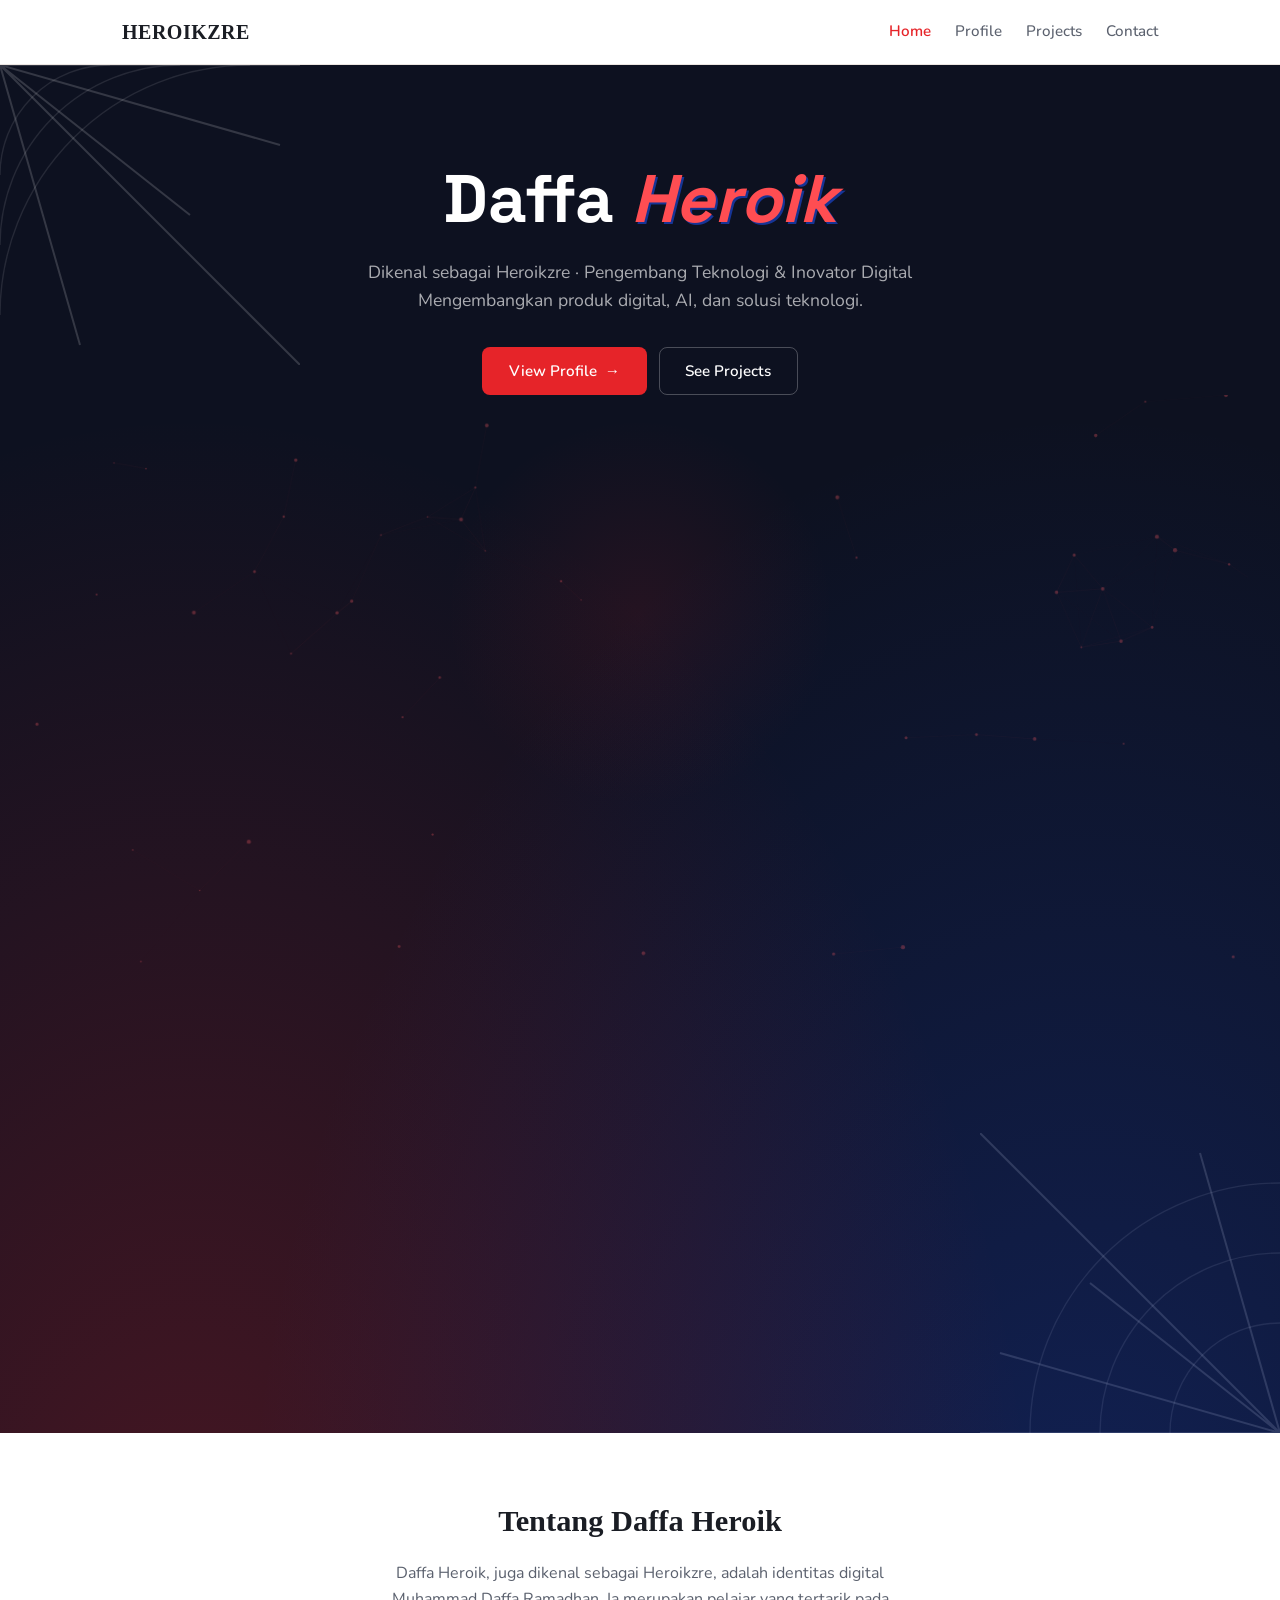
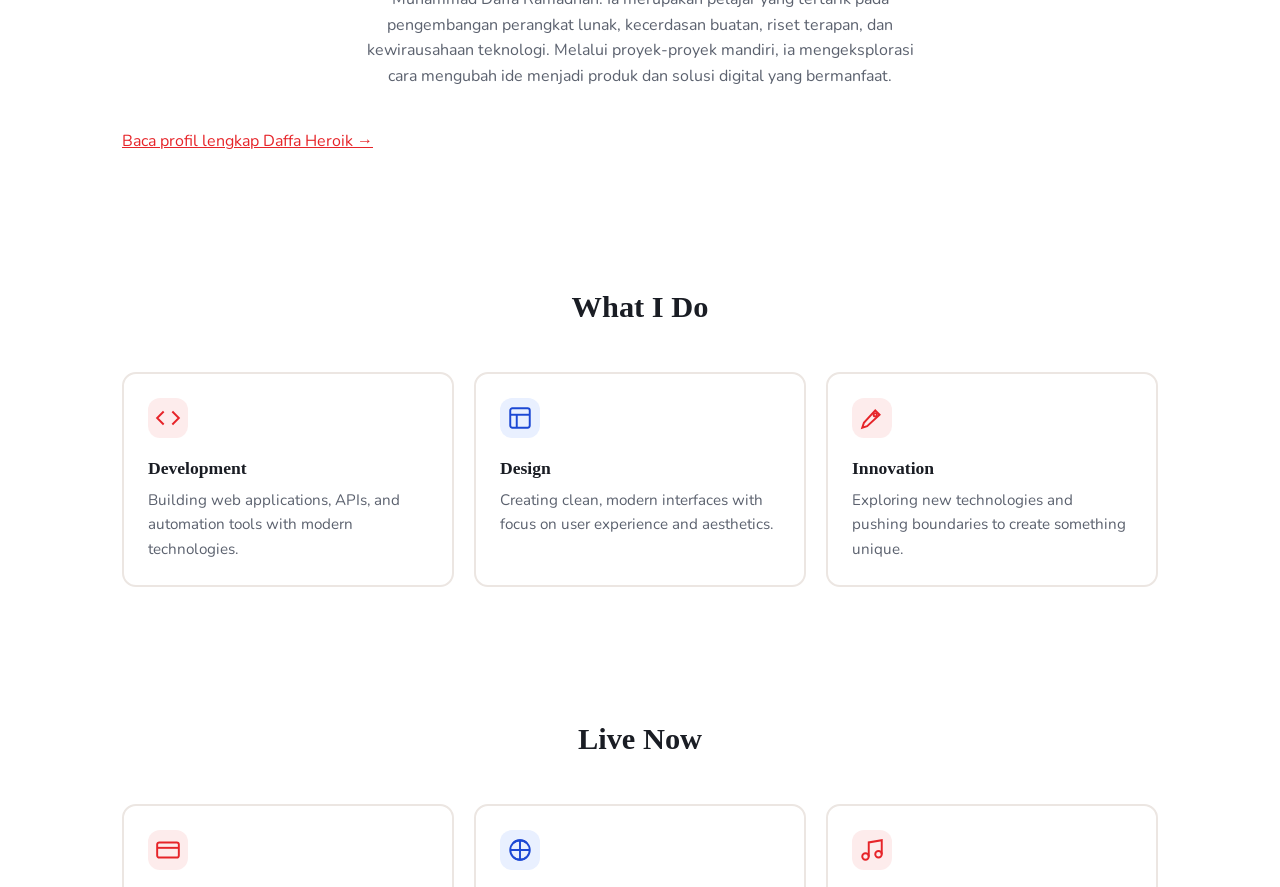
<file: index.html>
<!DOCTYPE html>
<html lang="id">
<head>
  <meta charset="UTF-8">
  <meta name="viewport" content="width=device-width, initial-scale=1.0">
  <title>Daffa Heroik (Heroikzre) — Pengembang Teknologi & Inovator Digital</title>
  <meta name="description" content="Situs resmi Daffa Heroik, dikenal sebagai Heroikzre (Muhammad Daffa Ramadhan): pelajar, pengembang teknologi, dan kreator digital yang mengembangkan produk perangkat lunak, AI, serta inovasi teknologi.">
  <meta name="keywords" content="Daffa Heroik, Heroikzre, Muhammad Daffa Ramadhan, pengembang teknologi, inovasi digital, kecerdasan buatan, Malawali">
  <meta name="author" content="Muhammad Daffa Ramadhan">
  <meta name="robots" content="index, follow">
  <link rel="canonical" href="https://heroikzre.my.id/">
  <meta property="og:type" content="website">
  <meta property="og:site_name" content="Daffa Heroik | Heroikzre">
  <meta property="og:title" content="Daffa Heroik (Heroikzre) — Pengembang Teknologi & Inovator Digital">
  <meta property="og:description" content="Situs resmi Daffa Heroik, dikenal sebagai Heroikzre (Muhammad Daffa Ramadhan): pelajar, pengembang teknologi, dan kreator digital yang mengembangkan produk perangkat lunak, AI, serta inovasi teknologi.">
  <meta property="og:url" content="https://heroikzre.my.id/">
  <meta property="og:image" content="https://heroikzre.my.id/profil.jpg">
  <meta property="og:locale" content="id_ID">
  <meta name="twitter:card" content="summary_large_image">
  <meta name="twitter:title" content="Daffa Heroik (Heroikzre) — Pengembang Teknologi & Inovator Digital">
  <meta name="twitter:description" content="Situs resmi Daffa Heroik, dikenal sebagai Heroikzre (Muhammad Daffa Ramadhan): pelajar, pengembang teknologi, dan kreator digital yang mengembangkan produk perangkat lunak, AI, serta inovasi teknologi.">
  <meta name="twitter:image" content="https://heroikzre.my.id/profil.jpg">
  <script type="application/ld+json">
  {
    "@context": "https://schema.org",
    "@type": "WebSite",
    "@id": "https://heroikzre.my.id/#website",
    "name": "Daffa Heroik | Heroikzre",
    "alternateName": "Heroikzre",
    "url": "https://heroikzre.my.id/",
    "inLanguage": "id-ID",
    "publisher": {"@id": "https://heroikzre.my.id/#person"}
  }
  </script>

  
  <!-- Fonts -->
  <link rel="preconnect" href="https://fonts.googleapis.com">
  <link rel="preconnect" href="https://fonts.gstatic.com" crossorigin>
  <link href="https://fonts.googleapis.com/css2?family=Nunito:wght@400;600;700;800&family=Space+Grotesk:wght@400;500;600;700&family=Bangers&display=swap" rel="stylesheet">
  
  <link rel="stylesheet" href="site.css">
</head>
<body>
  
  <header>
    <nav>
      <div class="logo">HEROIKZRE</div>
      <ul class="nav-links">
        <li><a href="index.html" class="active">Home</a></li>
        <li><a href="profile.html">Profile</a></li>
        <li><a href="pajangan.html">Projects</a></li>
        <li><a href="kontak.html">Contact</a></li>
      </ul>
    </nav>
  </header>

  <main>
    <section class="hero">
      <div class="hero-content">
        <h1>Daffa <span class="highlight">Heroik</span></h1>
        <p class="subtitle">
          Dikenal sebagai Heroikzre · Pengembang Teknologi & Inovator Digital<br>
          Mengembangkan produk digital, AI, dan solusi teknologi.
        </p>
        <div class="cta-buttons">
          <a href="profile.html" class="btn btn-primary">
            <span>View Profile</span>
            <span>→</span>
          </a>
          <a href="pajangan.html" class="btn btn-ghost">
            <span>See Projects</span>
          </a>
        </div>
      </div>
    </section>

    <section class="section">
      <h2 class="section-title">Tentang Daffa Heroik</h2>
      <p class="section-desc">Daffa Heroik, juga dikenal sebagai Heroikzre, adalah identitas digital Muhammad Daffa Ramadhan. Ia merupakan pelajar yang tertarik pada pengembangan perangkat lunak, kecerdasan buatan, riset terapan, dan kewirausahaan teknologi. Melalui proyek-proyek mandiri, ia mengeksplorasi cara mengubah ide menjadi produk dan solusi digital yang bermanfaat.</p>
      <p><a class="url" href="profile.html">Baca profil lengkap Daffa Heroik →</a></p>
    </section>

    <section class="section">
      <h2 class="section-title">What I Do</h2>
      <div class="cards">
        <div class="card">
          <div class="card-icon"><svg width="26" height="26" viewBox="0 0 24 24" fill="none" stroke="currentColor" stroke-width="1.8" style="color:var(--accent)"><polyline points="16 18 22 12 16 6"/><polyline points="8 6 2 12 8 18"/></svg></div>
          <h3>Development</h3>
          <p>Building web applications, APIs, and automation tools with modern technologies.</p>
        </div>
        <div class="card">
          <div class="card-icon"><svg width="26" height="26" viewBox="0 0 24 24" fill="none" stroke="currentColor" stroke-width="1.8" style="color:var(--accent)"><rect x="3" y="3" width="18" height="18" rx="2"/><line x1="3" y1="9" x2="21" y2="9"/><line x1="9" y1="21" x2="9" y2="9"/></svg></div>
          <h3>Design</h3>
          <p>Creating clean, modern interfaces with focus on user experience and aesthetics.</p>
        </div>
        <div class="card">
          <div class="card-icon"><svg width="26" height="26" viewBox="0 0 24 24" fill="none" stroke="currentColor" stroke-width="1.8" style="color:var(--accent)"><path d="M4.5 16.5L3 21l4.5-1.5L19 9l-4-4L4.5 16.5z"/><circle cx="15" cy="9" r="1.5"/></svg></div>
          <h3>Innovation</h3>
          <p>Exploring new technologies and pushing boundaries to create something unique.</p>
        </div>
      </div>
    </section>

    <section class="section">
      <h2 class="section-title">Live Now</h2>
      <div class="cards">
        <div class="card">
          <div class="card-icon"><svg width="26" height="26" viewBox="0 0 24 24" fill="none" stroke="currentColor" stroke-width="1.8" style="color:var(--accent)"><rect x="2" y="5" width="20" height="14" rx="2"/><line x1="2" y1="10" x2="22" y2="10"/></svg></div>
          <h3>Malawali Payment</h3>
          <p>Ekosistem PPOB &amp; SMM: panel topup, gateway QRIS, REST API publik.
             Dibangun &amp; dikeprakan sendiri sampai deploy.</p>
          <p><a href="https://malawalipayment.web.id" target="_blank" rel="noopener" style="color:var(--accent)">malawalipayment.web.id →</a></p>
        </div>
        <div class="card">
          <div class="card-icon"><svg width="26" height="26" viewBox="0 0 24 24" fill="none" stroke="currentColor" stroke-width="1.8" style="color:var(--accent)"><circle cx="12" cy="12" r="9"/><line x1="12" y1="3" x2="12" y2="21"/><line x1="3" y1="12" x2="21" y2="12"/><path d="M5.6 5.6a9 9 0 0112.8 0M5.6 18.4a9 9 0 0012.8 0"/></svg></div>
          <h3>Malawali Router</h3>
          <p>Satu API key untuk semua model AI — endpoint Anthropic-compatible
             multi-provider. Dipakai serius tiap hari.</p>
          <p><a href="https://router.malawali.ai.id" target="_blank" rel="noopener" style="color:var(--accent)">router.malawalipayment.web.id →</a></p>
        </div>
        <div class="card">
          <div class="card-icon"><svg width="26" height="26" viewBox="0 0 24 24" fill="none" stroke="currentColor" stroke-width="1.8" style="color:var(--accent)"><path d="M9 18V5l12-2v13"/><circle cx="6" cy="18" r="3"/><circle cx="18" cy="16" r="3"/></svg></div>
          <h3>MalaMusic</h3>
          <p>Music player PWA berbasis YouTube Music + backend Express/Firebase,
             ada versi wrapper Android-nya.</p>
          <p><a href="https://music.malawalipayment.web.id" target="_blank" rel="noopener" style="color:var(--accent)">music.malawalipayment.web.id →</a></p>
        </div>
      </div>
    </section>
  </main>

  <footer>
    <div class="social-links">
      <a href="https://github.com/DaffaHeroik" title="GitHub" target="_blank">🔗</a>
      <a href="kontak.html" title="Contact">📧</a>
    </div>
    <p>&copy; 2026 Heroikzre. Made with ❤️</p>
  </footer>

<script src="site.js"></script>
</body>
</html>
</file>
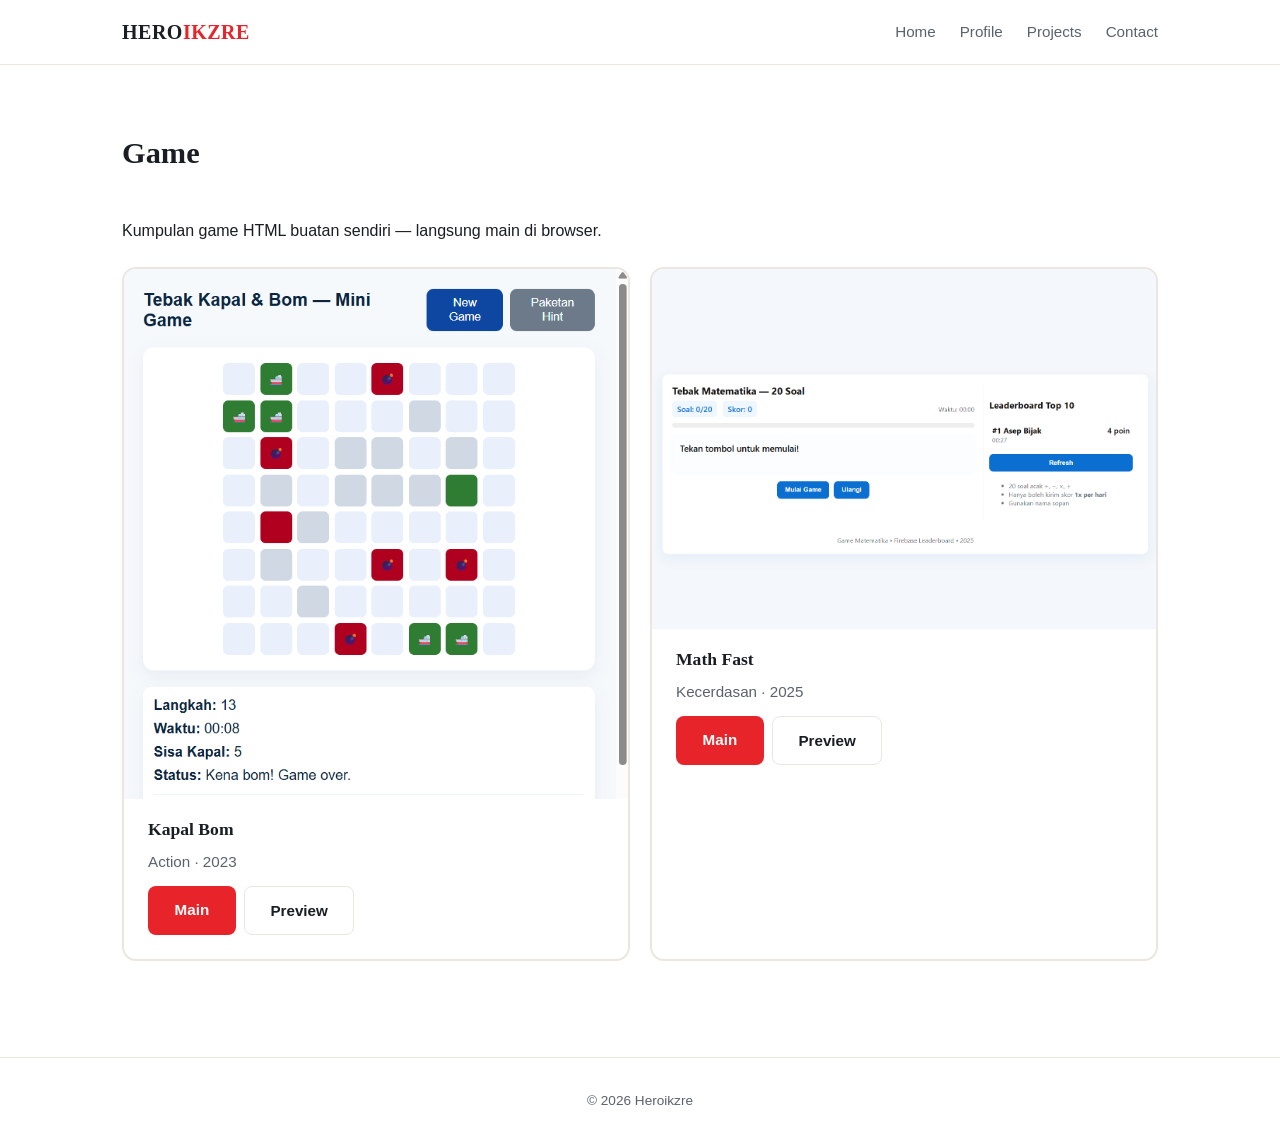
<file: download.html>
<!DOCTYPE html>
<html lang="id">
<head>
  <meta charset="UTF-8">
  <meta name="viewport" content="width=device-width, initial-scale=1.0">
  <title>Heroikzre — Game</title>
  <meta name="description" content="Kumpulan game HTML buatan Daffa Heroik (Heroikzre) — Kapal Bom, Math Fast, dan lainnya. Gratis dan langsung main di browser.">
  <meta name="keywords" content="Daffa Heroik, game, HTML, Kapal Bom, Math Fast">
  <meta name="author" content="Daffa Heroik">
  <meta name="robots" content="index, follow">
  <link rel="canonical" href="https://heroikzre.my.id/download.html">
  <meta property="og:type" content="profile">
  <meta property="og:site_name" content="Heroikzre">
  <meta property="og:title" content="Game Daffa Heroik — Main Langsung di Browser">
  <meta property="og:description" content="Kumpulan game HTML buatan Daffa Heroik (Heroikzre) — Kapal Bom, Math Fast, dan lainnya. Gratis dan langsung main di browser.">
  <meta property="og:url" content="https://heroikzre.my.id/download.html">
  <meta property="og:image" content="https://heroikzre.my.id/profil.jpg">
  <meta property="og:locale" content="id_ID">
  <meta name="twitter:card" content="summary_large_image">
  <meta name="twitter:title" content="Game Daffa Heroik — Main Langsung di Browser">
  <meta name="twitter:description" content="Kumpulan game HTML buatan Daffa Heroik (Heroikzre) — Kapal Bom, Math Fast, dan lainnya. Gratis dan langsung main di browser.">
  <meta name="twitter:image" content="https://heroikzre.my.id/profil.jpg">
  <script type="application/ld+json">{"@context": "https://schema.org", "@type": "Person", "name": "Daffa Heroik", "alternateName": "Heroikzre", "url": "https://heroikzre.my.id", "sameAs": ["https://github.com/DaffaHeroik", "https://t.me/daffaheroikzre"], "jobTitle": "Web Developer & Digital Creator", "worksFor": {"@type": "Organization", "name": "Malawali"}}</script>

  <link rel="preconnect" href="https://fonts.googleapis.com">
  <link rel="preconnect" href="https://fonts.gstatic.com" crossorigin>
  <link href="https://fonts.googleapis.com/css2?family=Inter:wght@300;400;500;600;700;800&family=Space+Grotesk:wght@500;600;700&display=swap" rel="stylesheet">
  <link rel="stylesheet" href="site.css">
</head>
<body>

  <header>
    <nav>
      <a class="logo" href="index.html">HERO<span>IKZRE</span></a>
      <ul class="nav-links">
        <li><a href="index.html">Home</a></li>
        <li><a href="profile.html">Profile</a></li>
        <li><a href="pajangan.html">Projects</a></li>
        <li><a href="kontak.html">Contact</a></li>
      </ul>
    </nav>
  </header>

  <main>
    <section class="section">
      <h1 class="section-title" style="text-align:left;">Game</h1>
      <p class="page-sub" style="text-align:left;margin-bottom:1.5rem;">Kumpulan game HTML buatan sendiri — langsung main di browser.</p>

      <div class="cards">
        <div class="card" style="padding:0;overflow:hidden;">
          <img src="gambar/kapalbom.png" alt="Kapal Bom" style="width:100%;display:block;">
          <div style="padding:1rem 1.5rem 1.5rem;">
            <h3>Kapal Bom</h3>
            <p>Action · 2023</p>
            <div style="display:flex;gap:0.5rem;margin-top:0.75rem;">
              <a class="btn btn-primary" href="game/kapalbom.html">Main</a>
              <button class="btn btn-light-ghost" onclick="openPreview('Kapal Bom','gambar/kapalbom.png')">Preview</button>
            </div>
          </div>
        </div>

        <div class="card" style="padding:0;overflow:hidden;">
          <img src="gambar/mathfast.png" alt="Math Fast" style="width:100%;display:block;">
          <div style="padding:1rem 1.5rem 1.5rem;">
            <h3>Math Fast</h3>
            <p>Kecerdasan · 2025</p>
            <div style="display:flex;gap:0.5rem;margin-top:0.75rem;">
              <a class="btn btn-primary" href="game/mathfast.html">Main</a>
              <button class="btn btn-light-ghost" onclick="openPreview('Math Fast','gambar/mathfast.png')">Preview</button>
            </div>
          </div>
        </div>
      </div>
    </section>
  </main>

  <div class="modal" id="previewModal">
    <div class="modal-content">
      <span class="close" onclick="closePreview()">&times;</span>
      <h2 id="previewTitle" style="font-family:'Space Grotesk',sans-serif;"></h2>
      <img id="previewImage" style="width:100%;border-radius:10px;margin-top:10px;">
    </div>
  </div>

  <footer>
    <p>&copy; 2026 Heroikzre</p>
  </footer>

  <style>
    .modal { position: fixed; inset: 0; display: none; background: rgba(0,0,0,0.6); justify-content: center; align-items: center; padding: 20px; z-index: 2000; }
    .modal-content { background: #fff; padding: 20px; border-radius: 12px; max-width: 500px; width: 100%; }
    .close { float: right; cursor: pointer; font-size: 24px; color: var(--text-soft); }
  </style>

  <script>
    function openPreview(title, img){
      document.getElementById("previewTitle").innerText = title;
      document.getElementById("previewImage").src = img;
      document.getElementById("previewModal").style.display = "flex";
    }
    function closePreview(){
      document.getElementById("previewModal").style.display = "none";
    }
    document.getElementById("previewModal").addEventListener("click", function(e){
      if(e.target === this) closePreview();
    });
  </script>

<script src="site.js"></script>
</body>
</html>
</file>
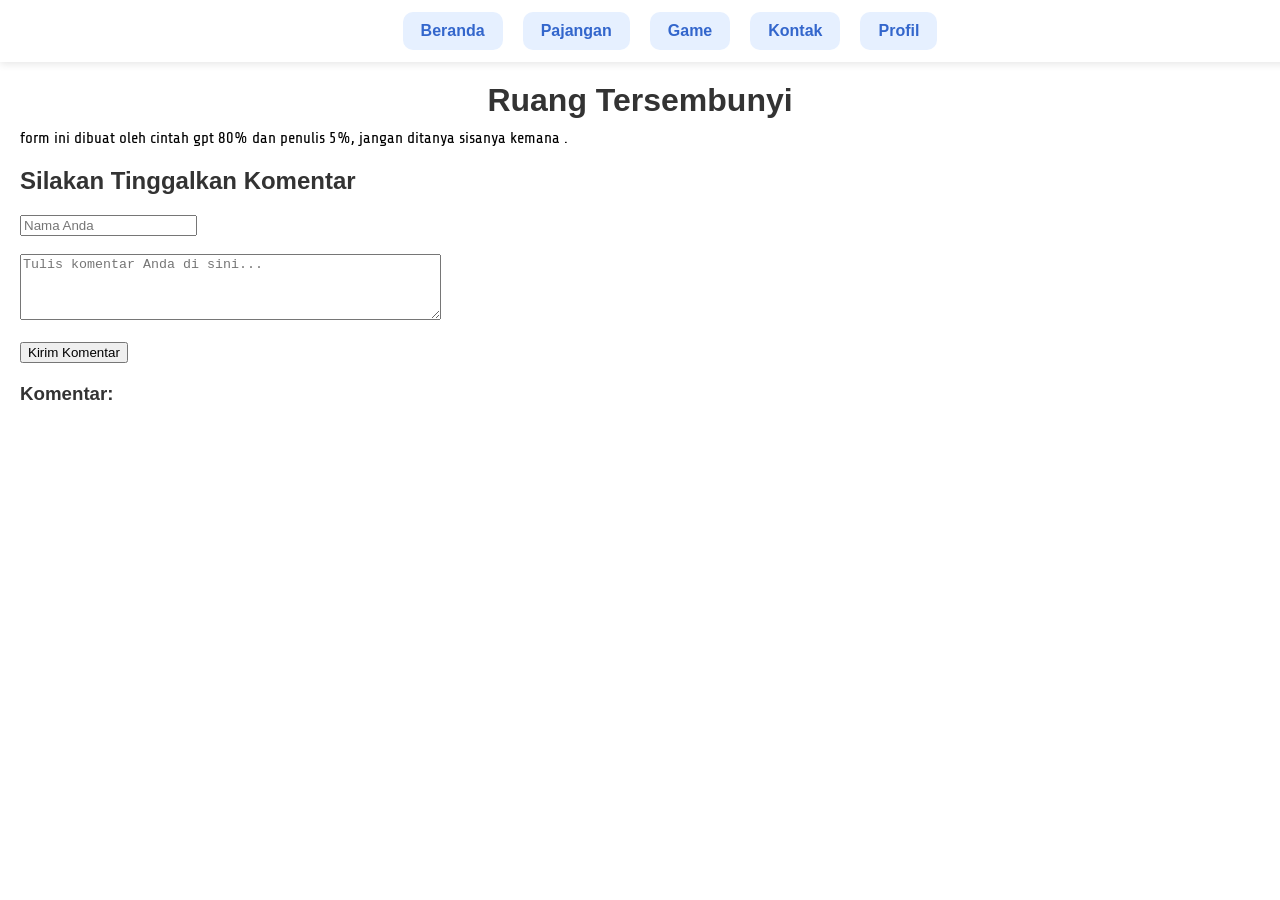
<file: form.html>
<!DOCTYPE html>
<html lang="id">
<head>
      <link href="https://fonts.googleapis.com/css2?family=Roboto:wght@100;300;400;500;700;900&display=swap" rel="stylesheet" />
  <link href="https://fonts.googleapis.com/css2?family=Share+Tech&display=swap" rel="stylesheet" />

  <meta charset="UTF-8">
  <title>Form Komentar</title>
  <style>
        .navbar {
      background-color: #ffffff;
      padding: 12px 30px;
      display: flex;
      justify-content: center;
      box-shadow: 0 2px 8px rgba(0, 0, 0, 0.1);
      position: sticky;
      top: 0;
      z-index: 999;
      width: 100%;
    }

    .navbar a {
      text-decoration: none;
      color: #3366cc;
      background-color: #e6f0ff;
      padding: 10px 18px;
      margin: 0 10px;
      border-radius: 10px;
      transition: all 0.3s ease;
      font-weight: 600;
      font-size: 16px;
    }

    .navbar a:hover {
      background-color: #cce0ff;
      color: #003399;
      transform: translateY(-2px);
    }

    .navbar a.active {
      background-color: #003399;
      color: #ffffff;
      pointer-events: none;
      box-shadow: 0 0 8px rgba(0, 0, 0, 0.2);
    }
    h2,h3 {
        text-align: left;
        padding-left: 20px;
        margin-top: 20px;
        color: #333;
    }
    body {
      font-family: Arial, sans-serif;
      margin: 0px;
    }
    form{
        text-align: left;
        padding-left: 20px;
        margin-top: 20px;
    }
    #comment-section {
      margin-top: 20px;
      padding-left: 20px;
    }
    p{
        font-family: 'Share Tech', 'Arial', sans-serif;
        margin-top: 20px;
        padding-left: 20px;
    }
    .comment {
        padding-left: 20px;
      background: #f1f1f1;
      padding: 10px;
      margin-bottom: 10px;
      border-radius: 5px;
    }
    .button2 {
      background-color: #003399;
      color: #ffffff;
      pointer-events: none;
      box-shadow: 0 0 8px rgba(0, 0, 0, 0.2);
    }

    .button2:hover {
      background-color: #23cc9f;
    }
    h1{
        text-align: center;
        margin-top: 20px;
        margin-bottom: -10px;
        color: #333;
    }
  </style>
</head>
<body>
  <div class="navbar">
    <a href="index.html" class="button">Beranda</a>
    <a href="pajangan.html" class="button">Pajangan</a>
    <a href="download.html" class="button">Game</a>
    <a href="kontak.html" class="button">Kontak</a>
    <a href="profile.html" class="button">Profil</a>
    
  </div>
  <h1>Ruang Tersembunyi</h1>
    <p>form ini dibuat oleh cintah gpt 80% dan penulis 5%, jangan ditanya sisanya kemana .</p>
  
  <h2>Silakan Tinggalkan Komentar</h2>

  <form id="commentForm">
    <input type="text" id="username" placeholder="Nama Anda" required><br><br>
    <textarea id="usercomment" placeholder="Tulis komentar Anda di sini..." rows="4" cols="50" required></textarea><br><br>
    <button type="submit">Kirim Komentar</button>
  </form>

  <h3>Komentar:</h3>
  <div id="comment-section">
    <!-- Komentar akan muncul di sini -->
  </div>

  <script>
document.getElementById("commentForm").addEventListener("submit", function(e) {
  e.preventDefault();

  const name = document.getElementById("username").value.trim();
  const comment = document.getElementById("usercomment").value.trim();

  if (name && comment) {
    fetch('https://script.google.com/macros/s/AKfycbwKhOZPZ0Yu1SsY1RIlfABsb75_BF_KfhcJZj9LVHzyw5P-SFnB57yZrGZ-vnUUlgU/exec', {
      method: 'POST',
      contentType: 'application/json',
      body: JSON.stringify({ name: name, comment: comment })
    })
    .then(response => response.json())
    .then(data => {
      alert('Komentar berhasil disimpan');
      document.getElementById("commentForm").reset();
    })
    .catch(error => {
      console.error('Error:', error);
      alert('Gagal menyimpan komentar');
    });
  }
});

  </script>

</body>
</html>
</file>
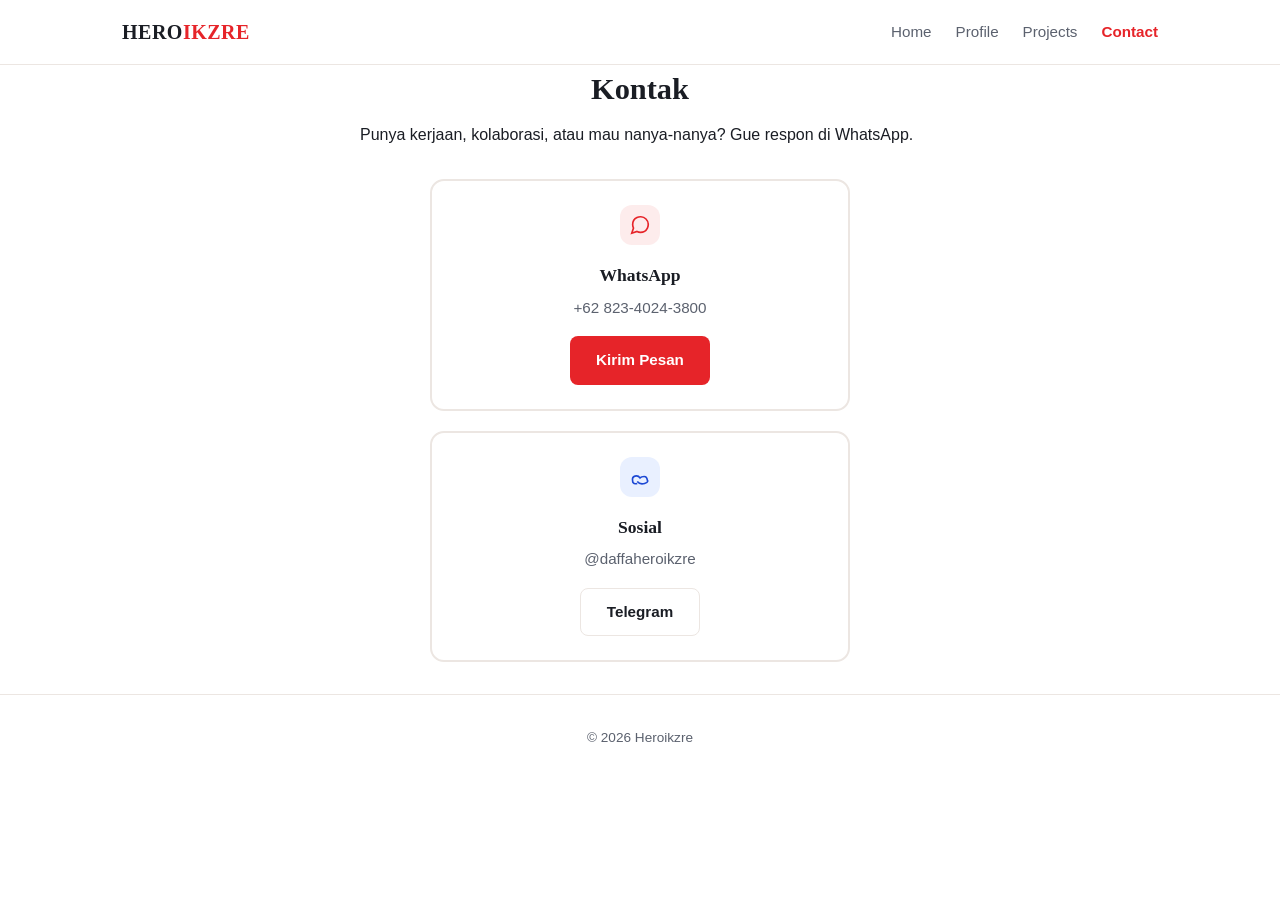
<file: kontak.html>
<!DOCTYPE html>
<html lang="id">
<head>
  <meta charset="UTF-8">
  <meta name="viewport" content="width=device-width, initial-scale=1.0">
  <title>Heroikzre — Kontak</title>
  <meta name="description" content="Kontak Daffa Heroik (Heroikzre) — web developer & founder ekosistem Malawali. Bisa dihubungi via WhatsApp dan Telegram untuk kerjaan, kolaborasi, atau tanya-tanya.">
  <meta name="keywords" content="Daffa Heroik, kontak, WhatsApp, Telegram, Heroikzre">
  <meta name="author" content="Daffa Heroik">
  <meta name="robots" content="index, follow">
  <link rel="canonical" href="https://heroikzre.my.id/kontak.html">
  <meta property="og:type" content="profile">
  <meta property="og:site_name" content="Heroikzre">
  <meta property="og:title" content="Kontak Daffa Heroik (Heroikzre)">
  <meta property="og:description" content="Kontak Daffa Heroik (Heroikzre) — web developer & founder ekosistem Malawali. Bisa dihubungi via WhatsApp dan Telegram untuk kerjaan, kolaborasi, atau tanya-tanya.">
  <meta property="og:url" content="https://heroikzre.my.id/kontak.html">
  <meta property="og:image" content="https://heroikzre.my.id/profil.jpg">
  <meta property="og:locale" content="id_ID">
  <meta name="twitter:card" content="summary_large_image">
  <meta name="twitter:title" content="Kontak Daffa Heroik (Heroikzre)">
  <meta name="twitter:description" content="Kontak Daffa Heroik (Heroikzre) — web developer & founder ekosistem Malawali. Bisa dihubungi via WhatsApp dan Telegram untuk kerjaan, kolaborasi, atau tanya-tanya.">
  <meta name="twitter:image" content="https://heroikzre.my.id/profil.jpg">
  <script type="application/ld+json">{"@context": "https://schema.org", "@type": "Person", "name": "Daffa Heroik", "alternateName": "Heroikzre", "url": "https://heroikzre.my.id", "sameAs": ["https://github.com/DaffaHeroik", "https://t.me/daffaheroikzre"], "jobTitle": "Web Developer & Digital Creator", "worksFor": {"@type": "Organization", "name": "Malawali"}}</script>

  <link rel="preconnect" href="https://fonts.googleapis.com">
  <link rel="preconnect" href="https://fonts.gstatic.com" crossorigin>
  <link href="https://fonts.googleapis.com/css2?family=Inter:wght@300;400;500;600;700;800&family=Space+Grotesk:wght@500;600;700&display=swap" rel="stylesheet">
  <link rel="stylesheet" href="site.css">
</head>
<body>

  <header>
    <nav>
      <a class="logo" href="index.html">HERO<span>IKZRE</span></a>
      <ul class="nav-links">
        <li><a href="index.html">Home</a></li>
        <li><a href="profile.html">Profile</a></li>
        <li><a href="pajangan.html">Projects</a></li>
        <li><a href="kontak.html" class="active">Contact</a></li>
      </ul>
    </nav>
  </header>

  <main>
    <div class="contact-box">
      <h1 class="section-title" style="margin-bottom:0.5rem;">Kontak</h1>
      <p class="page-sub" style="margin-bottom:2rem;">Punya kerjaan, kolaborasi, atau mau nanya-nanya? Gue respon di WhatsApp.</p>

      <div class="cards" style="max-width:420px;margin:0 auto;">
        <div class="card" style="text-align:center;">
          <div class="card-icon" style="margin:0 auto 1rem;">
            <svg width="22" height="22" viewBox="0 0 24 24" fill="none" stroke="currentColor" stroke-width="1.8"><path d="M21 11.5a8.38 8.38 0 01-.9 3.8 8.5 8.5 0 01-7.6 4.7 8.38 8.38 0 01-3.8-.9L3 21l1.9-5.7a8.38 8.38 0 01-.9-3.8 8.5 8.5 0 014.7-7.6 8.38 8.38 0 013.8-.9h.5a8.48 8.48 0 018 8v.5z"/></svg>
          </div>
          <h3>WhatsApp</h3>
          <p style="margin-bottom:1rem;">+62 823-4024-3800</p>
          <a class="btn btn-primary" href="https://wa.me/6282340243800" target="_blank" rel="noopener">Kirim Pesan</a>
        </div>
        <div class="card" style="text-align:center;">
          <div class="card-icon" style="margin:0 auto 1rem;">
            <svg width="22" height="22" viewBox="0 0 24 24" fill="none" stroke="currentColor" stroke-width="1.8"><path d="M9 19c-5 1.5-5-2.5-5-2.5S3 12 6.5 11 12 13 12 13s1.5-1.5 4.5-1.5S20 15.5 20 15.5 22 17.5 17 19c-5 1.5-8-2-8-2"/></svg>
          </div>
          <h3>Sosial</h3>
          <p style="margin-bottom:1rem;">@daffaheroikzre</p>
          <a class="btn btn-light-ghost" href="https://t.me/daffaheroikzre" target="_blank" rel="noopener">Telegram</a>
        </div>
      </div>
    </div>
  </main>

  <footer>
    <p>&copy; 2026 Heroikzre</p>
  </footer>

<script src="site.js"></script>
</body>
</html>
</file>
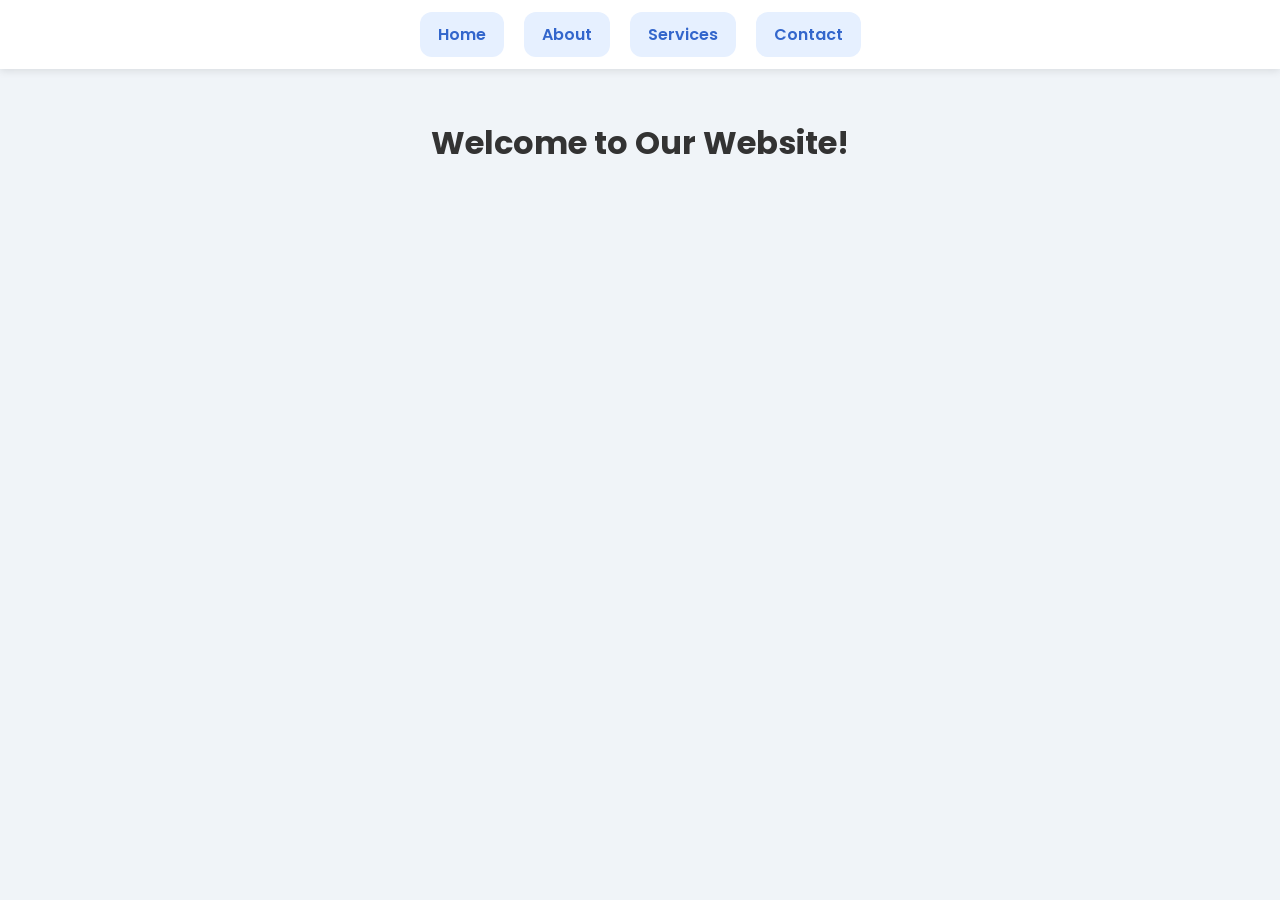
<file: NEW.html>
<!DOCTYPE html>
<html lang="en">
<head>
  <meta charset="UTF-8" />
  <meta name="viewport" content="width=device-width, initial-scale=1.0"/>
  <title>Navbar Clean</title>
  <link href="https://fonts.googleapis.com/css2?family=Poppins:wght@400;600&display=swap" rel="stylesheet">
  <style>
    body {
      margin: 0;
      font-family: 'Poppins', sans-serif;
      background-color: #f0f4f8;
    }

    .navbar {
      background-color: #ffffff;
      padding: 12px 20px;
      display: flex;
      justify-content: center;
      box-shadow: 0 2px 8px rgba(0, 0, 0, 0.1);
      position: sticky;
      top: 0;
      z-index: 999;
    }

    .navbar a {
      text-decoration: none;
      color: #3366cc;
      background-color: #e6f0ff;
      padding: 10px 18px;
      margin: 0 10px;
      border-radius: 12px;
      transition: all 0.3s ease;
      font-weight: 600;
      font-size: 16px;
    }

    .navbar a:hover {
      background-color: #cce0ff;
      color: #003399;
      transform: translateY(-2px);
    }

    h1 {
      text-align: center;
      margin-top: 50px;
      color: #333;
    }
  </style>
</head>
<body>

  <div class="navbar">
    <a href="#home">Home</a>
    <a href="#about">About</a>
    <a href="#services">Services</a>
    <a href="#contact">Contact</a>
  </div>

  <h1>Welcome to Our Website!</h1>

</body>
</html>
</file>
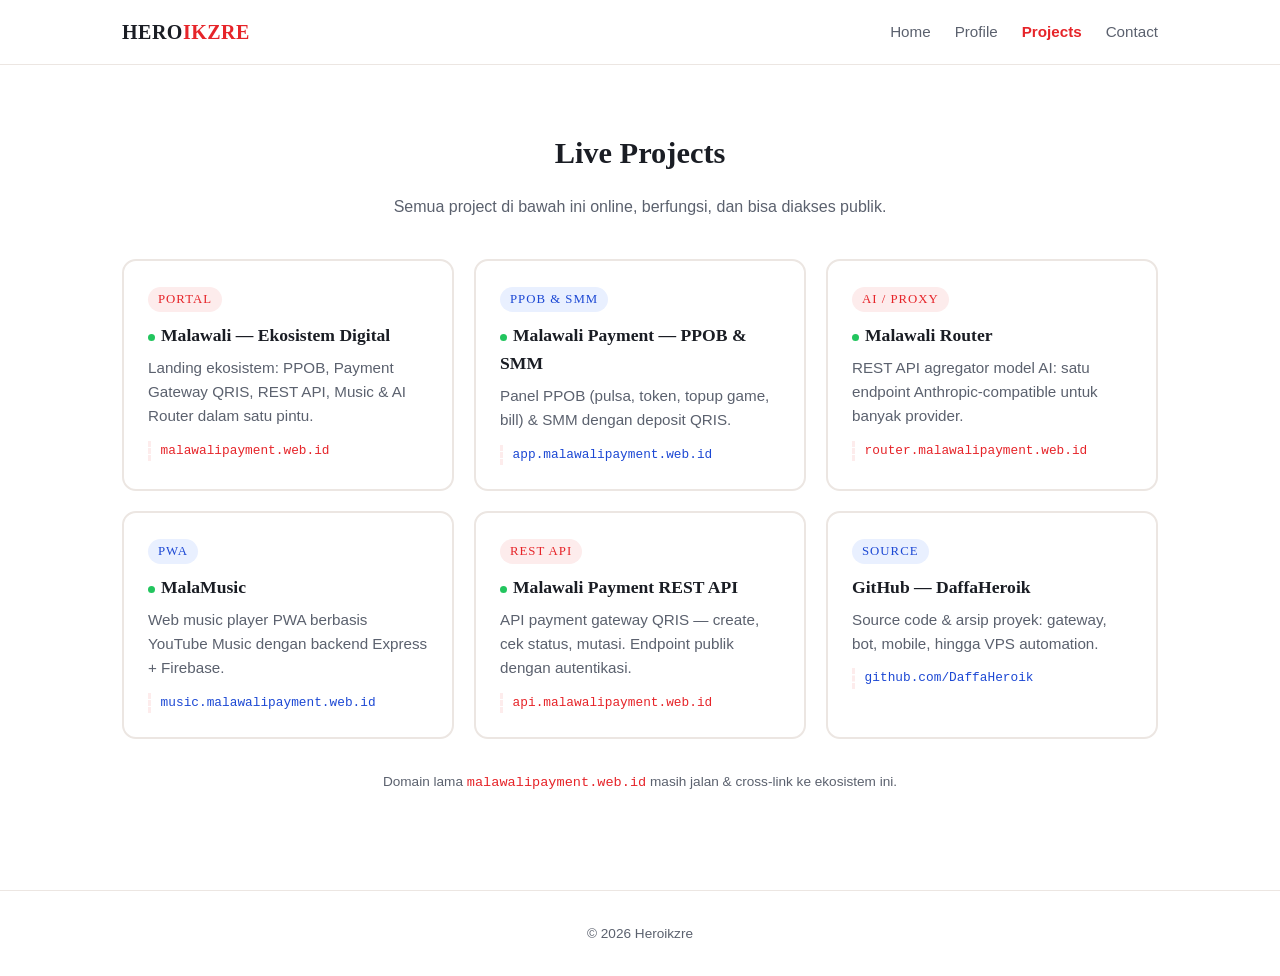
<file: pajangan.html>
<!DOCTYPE html>
<html lang="id">
<head>
  <meta charset="UTF-8">
  <meta name="viewport" content="width=device-width, initial-scale=1.0">
  <title>Heroikzre — Live Projects</title>
  <meta name="description" content="Kumpulan project live Daffa Heroik (Heroikzre): Malawali Payment (PPOB & SMM), Malawali Router (1 API key untuk semua model AI), MalaMusic, dan REST API gateway QRIS. Semua online dan berfungsi.">
  <meta name="keywords" content="Daffa Heroik, project, Malawali Payment, PPOB, SMM, Malawali Router, AI, MalaMusic, QRIS">
  <meta name="author" content="Daffa Heroik">
  <meta name="robots" content="index, follow">
  <link rel="canonical" href="https://heroikzre.my.id/pajangan.html">
  <meta property="og:type" content="profile">
  <meta property="og:site_name" content="Heroikzre">
  <meta property="og:title" content="Live Projects Daffa Heroik — Malawali Payment, Router, MalaMusic">
  <meta property="og:description" content="Kumpulan project live Daffa Heroik (Heroikzre): Malawali Payment (PPOB & SMM), Malawali Router (1 API key untuk semua model AI), MalaMusic, dan REST API gateway QRIS. Semua online dan berfungsi.">
  <meta property="og:url" content="https://heroikzre.my.id/pajangan.html">
  <meta property="og:image" content="https://heroikzre.my.id/profil.jpg">
  <meta property="og:locale" content="id_ID">
  <meta name="twitter:card" content="summary_large_image">
  <meta name="twitter:title" content="Live Projects Daffa Heroik — Malawali Payment, Router, MalaMusic">
  <meta name="twitter:description" content="Kumpulan project live Daffa Heroik (Heroikzre): Malawali Payment (PPOB & SMM), Malawali Router (1 API key untuk semua model AI), MalaMusic, dan REST API gateway QRIS. Semua online dan berfungsi.">
  <meta name="twitter:image" content="https://heroikzre.my.id/profil.jpg">
  <script type="application/ld+json">{"@context": "https://schema.org", "@type": "Person", "name": "Daffa Heroik", "alternateName": "Heroikzre", "url": "https://heroikzre.my.id", "sameAs": ["https://github.com/DaffaHeroik", "https://t.me/daffaheroikzre"], "jobTitle": "Web Developer & Digital Creator", "worksFor": {"@type": "Organization", "name": "Malawali"}}</script>

  <link rel="preconnect" href="https://fonts.googleapis.com">
  <link rel="preconnect" href="https://fonts.gstatic.com" crossorigin>
  <link href="https://fonts.googleapis.com/css2?family=Inter:wght@300;400;500;600;700;800&family=Space+Grotesk:wght@500;600;700&display=swap" rel="stylesheet">
  <link rel="stylesheet" href="site.css">
</head>
<body>

  <header>
    <nav>
      <a class="logo" href="index.html">HERO<span>IKZRE</span></a>
      <ul class="nav-links">
        <li><a href="index.html">Home</a></li>
        <li><a href="profile.html">Profile</a></li>
        <li><a href="pajangan.html" class="active">Projects</a></li>
        <li><a href="kontak.html">Contact</a></li>
      </ul>
    </nav>
  </header>

  <main>
    <section class="section">
      <h1 class="section-title">Live Projects</h1>
      <p class="section-desc">Semua project di bawah ini online, berfungsi, dan bisa diakses publik.</p>

      <div class="cards">
        <a class="card" href="https://malawalipayment.web.id" target="_blank" rel="noopener">
          <span class="tag">PORTAL</span>
          <h3><span class="status-dot"></span>Malawali — Ekosistem Digital</h3>
          <p>Landing ekosistem: PPOB, Payment Gateway QRIS, REST API, Music &amp; AI Router dalam satu pintu.</p>
          <div class="url">malawalipayment.web.id</div>
        </a>

        <a class="card" href="https://app.malawalipayment.web.id" target="_blank" rel="noopener">
          <span class="tag">PPOB &amp; SMM</span>
          <h3><span class="status-dot"></span>Malawali Payment — PPOB &amp; SMM</h3>
          <p>Panel PPOB (pulsa, token, topup game, bill) &amp; SMM dengan deposit QRIS.</p>
          <div class="url">app.malawalipayment.web.id</div>
        </a>

        <a class="card" href="https://router.malawali.ai.id" target="_blank" rel="noopener">
          <span class="tag">AI / PROXY</span>
          <h3><span class="status-dot"></span>Malawali Router</h3>
          <p>REST API agregator model AI: satu endpoint Anthropic-compatible untuk banyak provider.</p>
          <div class="url">router.malawalipayment.web.id</div>
        </a>

        <a class="card" href="https://music.malawalipayment.web.id" target="_blank" rel="noopener">
          <span class="tag">PWA</span>
          <h3><span class="status-dot"></span>MalaMusic</h3>
          <p>Web music player PWA berbasis YouTube Music dengan backend Express + Firebase.</p>
          <div class="url">music.malawalipayment.web.id</div>
        </a>

        <a class="card" href="https://restapi.malawalipayment.web.id" target="_blank" rel="noopener">
          <span class="tag">REST API</span>
          <h3><span class="status-dot"></span>Malawali Payment REST API</h3>
          <p>API payment gateway QRIS — create, cek status, mutasi. Endpoint publik dengan autentikasi.</p>
          <div class="url">api.malawalipayment.web.id</div>
        </a>

        <a class="card" href="https://github.com/DaffaHeroik" target="_blank" rel="noopener">
          <span class="tag">SOURCE</span>
          <h3>GitHub — DaffaHeroik</h3>
          <p>Source code &amp; arsip proyek: gateway, bot, mobile, hingga VPS automation.</p>
          <div class="url">github.com/DaffaHeroik</div>
        </a>
      </div>

      <p style="text-align:center;color:var(--text-soft);font-size:0.85rem;margin-top:2rem;">
        Domain lama <code style="color:var(--accent)">malawalipayment.web.id</code> masih jalan &amp; cross-link ke ekosistem ini.
      </p>
    </section>
  </main>

  <footer>
    <p>&copy; 2026 Heroikzre</p>
  </footer>

<script src="site.js"></script>
</body>
</html>
</file>
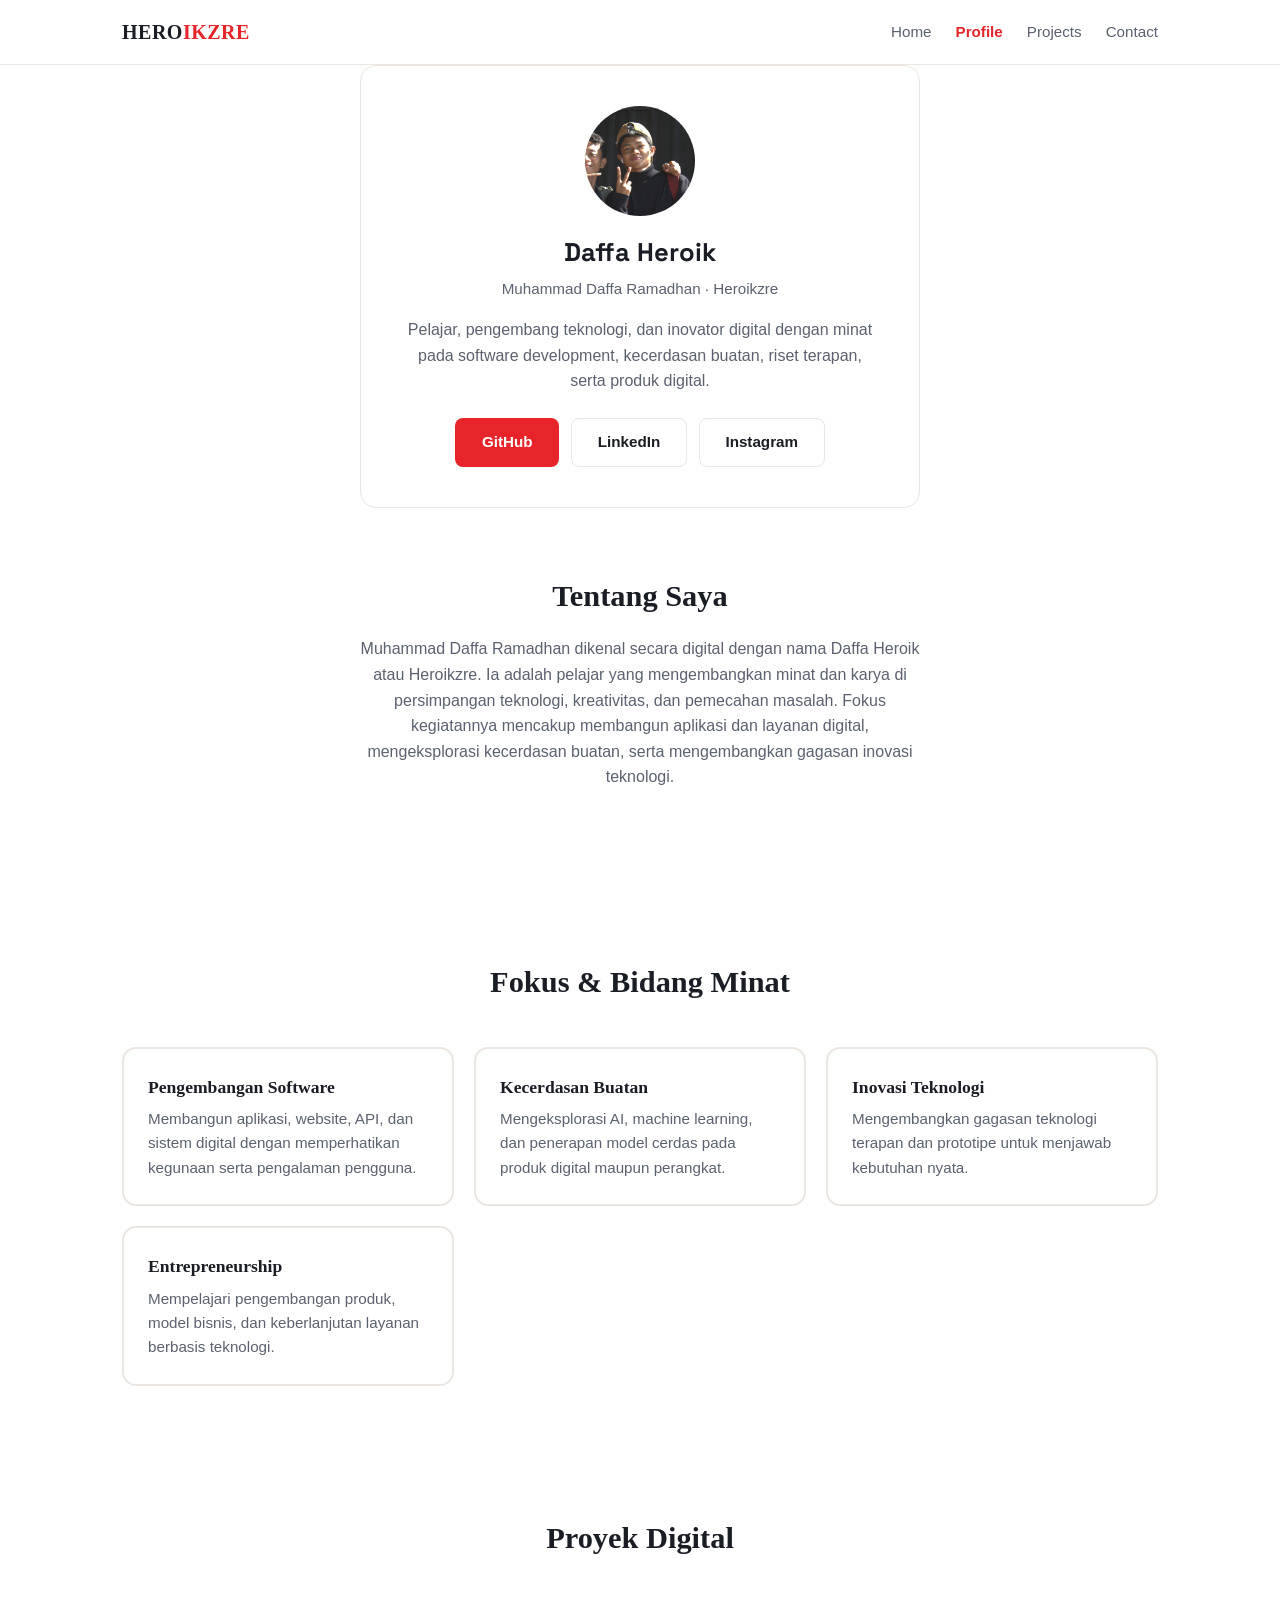
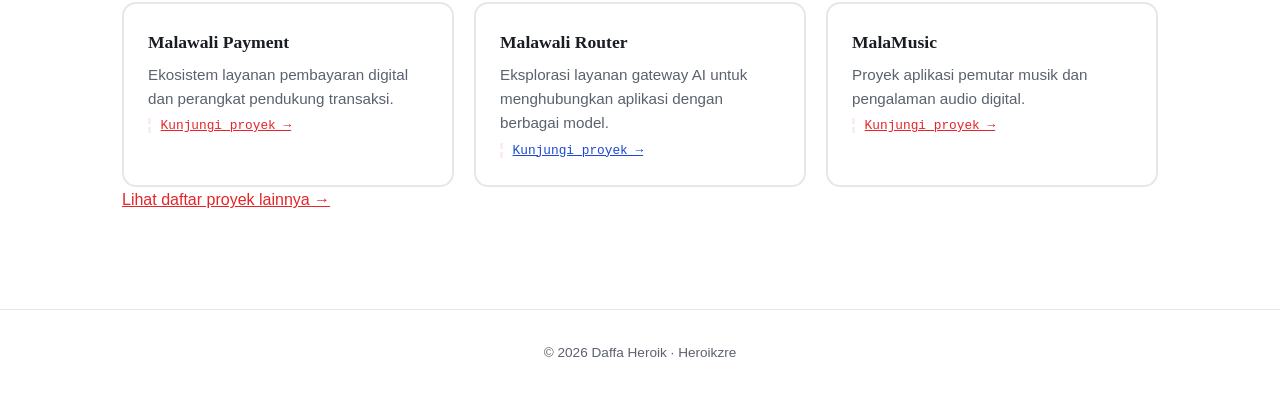
<file: profile.html>
<!DOCTYPE html>
<html lang="id">
<head>
  <meta charset="UTF-8">
  <meta name="viewport" content="width=device-width, initial-scale=1.0">
  <title>Daffa Heroik — Profil Resmi | Heroikzre</title>
  <meta name="description" content="Profil resmi Daffa Heroik (Muhammad Daffa Ramadhan), dikenal sebagai Heroikzre: pelajar, pengembang teknologi, dan inovator digital yang mengerjakan proyek software, AI, dan teknologi terapan.">
  <meta name="keywords" content="Daffa Heroik, Muhammad Daffa Ramadhan, Heroikzre, profil, pengembang teknologi, inovator digital">
  <meta name="author" content="Daffa Heroik">
  <meta name="robots" content="index, follow, max-image-preview:large">
  <link rel="canonical" href="https://heroikzre.my.id/profile.html">
  <meta property="og:type" content="profile">
  <meta property="og:site_name" content="Daffa Heroik | Heroikzre">
  <meta property="og:title" content="Daffa Heroik (Heroikzre) — Profil Resmi">
  <meta property="og:description" content="Mengenal Daffa Heroik: pelajar, pengembang teknologi, dan inovator digital di bidang software, AI, dan teknologi terapan.">
  <meta property="og:url" content="https://heroikzre.my.id/profile.html">
  <meta property="og:image" content="https://heroikzre.my.id/profil.jpg">
  <meta property="og:locale" content="id_ID">
  <meta name="twitter:card" content="summary_large_image">
  <meta name="twitter:title" content="Daffa Heroik (Heroikzre) — Profil Resmi">
  <meta name="twitter:description" content="Profil Daffa Heroik, dikenal sebagai Heroikzre — pengembang teknologi dan inovator digital.">
  <meta name="twitter:image" content="https://heroikzre.my.id/profil.jpg">
  <script type="application/ld+json">
  {
    "@context": "https://schema.org",
    "@type": "Person",
    "@id": "https://heroikzre.my.id/#person",
    "name": "Muhammad Daffa Ramadhan",
    "alternateName": ["Daffa Heroik", "Heroikzre", "DaffaHeroik"],
    "url": "https://heroikzre.my.id/",
    "image": "https://heroikzre.my.id/profil.jpg",
    "description": "Pelajar, pengembang teknologi, dan inovator digital yang tertarik pada pengembangan perangkat lunak, kecerdasan buatan, riset terapan, dan kewirausahaan teknologi.",
    "sameAs": [
      "https://github.com/DaffaHeroik",
      "https://www.instagram.com/daffaheroikk/",
      "https://www.linkedin.com/in/daffaheroik/"
    ],
    "knowsAbout": ["Software Development", "Artificial Intelligence", "Applied Technology", "Digital Innovation", "Technology Entrepreneurship"]
  }
  </script>
  <link rel="preconnect" href="https://fonts.googleapis.com">
  <link rel="preconnect" href="https://fonts.gstatic.com" crossorigin>
  <link href="https://fonts.googleapis.com/css2?family=Inter:wght@300;400;500;600;700;800&family=Space+Grotesk:wght@500;600;700&display=swap" rel="stylesheet">
  <link rel="stylesheet" href="site.css">
</head>
<body>
  <header>
    <nav>
      <a class="logo" href="index.html">HERO<span>IKZRE</span></a>
      <ul class="nav-links">
        <li><a href="index.html">Home</a></li>
        <li><a href="profile.html" class="active">Profile</a></li>
        <li><a href="pajangan.html">Projects</a></li>
        <li><a href="kontak.html">Contact</a></li>
      </ul>
    </nav>
  </header>
  <main>
    <section class="profile-card">
      <img src="profil.jpg" alt="Foto profil Daffa Heroik, dikenal sebagai Heroikzre" class="profile-img">
      <h1 style="font-family:'Space Grotesk',sans-serif;font-size:1.6rem;margin-bottom:4px;">Daffa Heroik</h1>
      <p style="color:var(--text-soft);font-size:0.95rem;">Muhammad Daffa Ramadhan · Heroikzre</p>
      <p style="color:var(--text-soft);max-width:650px;margin:1rem auto;">Pelajar, pengembang teknologi, dan inovator digital dengan minat pada software development, kecerdasan buatan, riset terapan, serta produk digital.</p>
      <div class="cta-buttons" style="margin-top:1.5rem;">
        <a class="btn btn-primary" href="https://github.com/DaffaHeroik" target="_blank" rel="noopener noreferrer">GitHub</a>
        <a class="btn btn-light-ghost" href="https://www.linkedin.com/in/daffaheroik/" target="_blank" rel="noopener noreferrer">LinkedIn</a>
        <a class="btn btn-light-ghost" href="https://www.instagram.com/daffaheroikk/" target="_blank" rel="noopener noreferrer">Instagram</a>
      </div>
    </section>
    <section class="section">
      <h2 class="section-title">Tentang Saya</h2>
      <p class="section-desc">Muhammad Daffa Ramadhan dikenal secara digital dengan nama Daffa Heroik atau Heroikzre. Ia adalah pelajar yang mengembangkan minat dan karya di persimpangan teknologi, kreativitas, dan pemecahan masalah. Fokus kegiatannya mencakup membangun aplikasi dan layanan digital, mengeksplorasi kecerdasan buatan, serta mengembangkan gagasan inovasi teknologi.</p>
    </section>
    <section class="section">
      <h2 class="section-title">Fokus & Bidang Minat</h2>
      <div class="cards">
        <article class="card"><h3>Pengembangan Software</h3><p>Membangun aplikasi, website, API, dan sistem digital dengan memperhatikan kegunaan serta pengalaman pengguna.</p></article>
        <article class="card"><h3>Kecerdasan Buatan</h3><p>Mengeksplorasi AI, machine learning, dan penerapan model cerdas pada produk digital maupun perangkat.</p></article>
        <article class="card"><h3>Inovasi Teknologi</h3><p>Mengembangkan gagasan teknologi terapan dan prototipe untuk menjawab kebutuhan nyata.</p></article>
        <article class="card"><h3>Entrepreneurship</h3><p>Mempelajari pengembangan produk, model bisnis, dan keberlanjutan layanan berbasis teknologi.</p></article>
      </div>
    </section>
    <section class="section">
      <h2 class="section-title">Proyek Digital</h2>
      <div class="cards">
        <article class="card"><h3>Malawali Payment</h3><p>Ekosistem layanan pembayaran digital dan perangkat pendukung transaksi.</p><a class="url" href="https://malawalipayment.web.id" target="_blank" rel="noopener noreferrer">Kunjungi proyek →</a></article>
        <article class="card"><h3>Malawali Router</h3><p>Eksplorasi layanan gateway AI untuk menghubungkan aplikasi dengan berbagai model.</p><a class="url" href="https://router.malawali.ai.id" target="_blank" rel="noopener noreferrer">Kunjungi proyek →</a></article>
        <article class="card"><h3>MalaMusic</h3><p>Proyek aplikasi pemutar musik dan pengalaman audio digital.</p><a class="url" href="https://music.malawalipayment.web.id" target="_blank" rel="noopener noreferrer">Kunjungi proyek →</a></article>
      </div>
      <p><a class="url" href="pajangan.html">Lihat daftar proyek lainnya →</a></p>
    </section>
  </main>
  <footer><p>&copy; 2026 Daffa Heroik · Heroikzre</p></footer>
  <script src="site.js"></script>
</body>
</html>
</file>
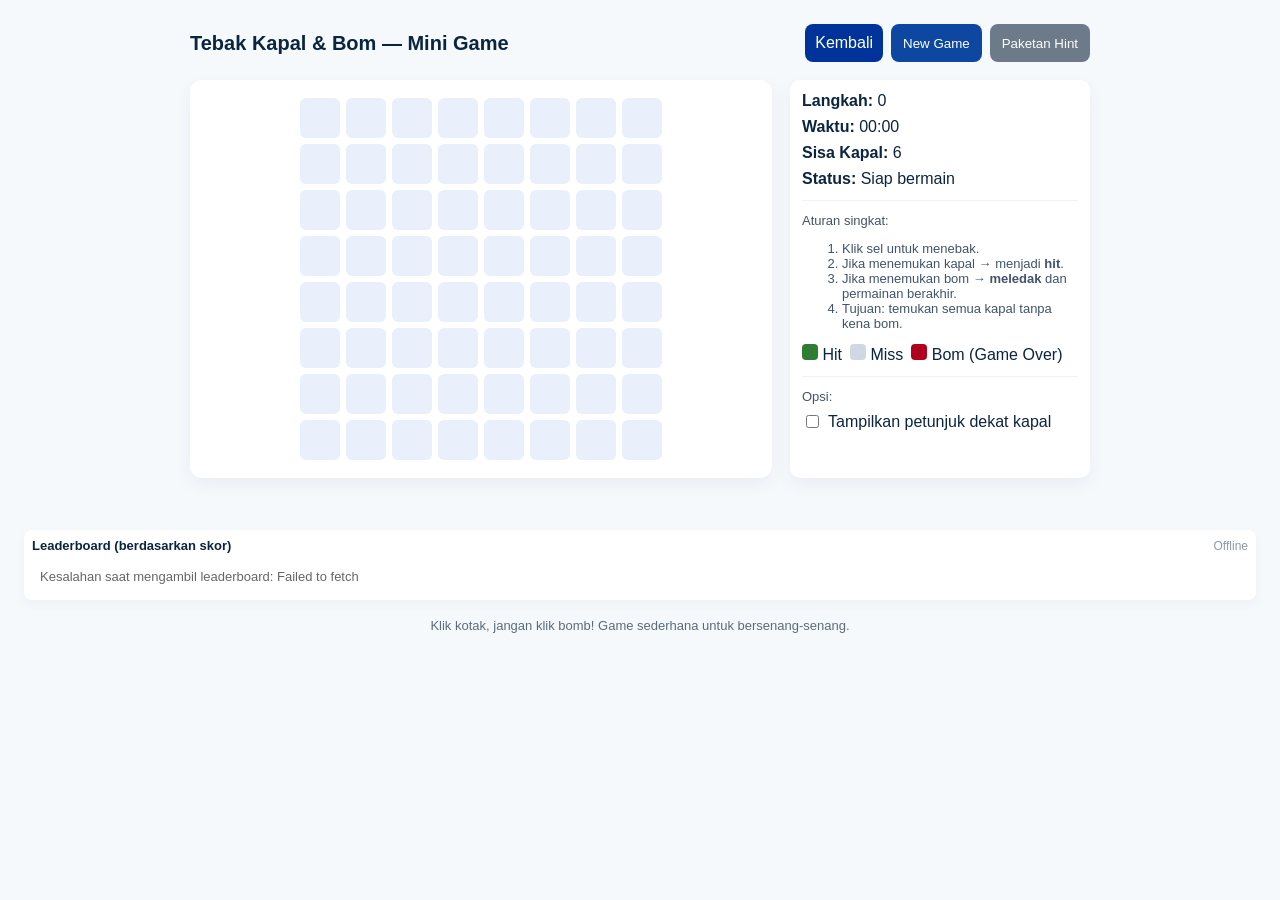
<file: game/kapalbom.html>
<!doctype html>
<html lang="id">
<head>
    <meta charset="utf-8" />
    <meta name="viewport" content="width=device-width, initial-scale=1" />
    <title>Tebak Kapal & Bom — Mini Game</title>
    <style>
        :root{--bg:#f6f9fc;--card:#ffffff;--accent:#0d47a1;--danger:#b00020;--ok:#2e7d32}
        *{box-sizing:border-box}
        body{font-family:Inter, Roboto, Arial, sans-serif;background:var(--bg);margin:0;padding:24px;color:#0b2540}
        .wrap{max-width:900px;margin:0 auto}
        header{display:flex;align-items:center;gap:16px;margin-bottom:18px}
        h1{font-size:20px;margin:0}
        .controls{margin-left:auto;display:flex;gap:8px}
        button{background:var(--accent);color:#fff;border:none;padding:8px 12px;border-radius:8px;cursor:pointer}
        button.secondary{background:#6c7a89}
        main{display:grid;grid-template-columns:1fr 300px;gap:18px}
        .board{background:var(--card);padding:18px;border-radius:12px;box-shadow:0 6px 18px rgba(11,37,64,0.06)}
        .grid{display:grid;grid-template-columns:repeat(8,40px);gap:6px;justify-content:center}
        .cell{width:40px;height:40px;background:#e9f0fb;border-radius:6px;display:flex;align-items:center;justify-content:center;cursor:pointer;user-select:none;font-weight:700;color:transparent}
        .cell.revealed{background:#fff;cursor:default;color:#0b2540}
        .cell.hit{background:var(--ok);color:#fff}
        .cell.miss{background:#cfd8e3;color:#1d3557}
        .cell.bomb{background:var(--danger);color:#fff}
        .info{background:var(--card);padding:12px;border-radius:10px;box-shadow:0 6px 18px rgba(11,37,64,0.06);overflow-y:auto;max-height:600px}
        .stat{display:flex;flex-direction:column;gap:8px}
        .small{font-size:13px;color:#40546b}
        .legend{display:flex;gap:8px;align-items:center;margin-top:8px}
        .legend span{display:inline-block;width:16px;height:16px;border-radius:4px}
        .leg-hit{background:var(--ok)}.leg-miss{background:#cfd8e3}.leg-bomb{background:var(--danger)}
        .modal{display:none;position:fixed;top:0;left:0;width:100%;height:100%;background:rgba(0,0,0,0.5);justify-content:center;align-items:center;z-index:1000}
        .modal.show{display:flex}
        .modal-content{background:var(--card);padding:24px;border-radius:12px;max-width:400px;box-shadow:0 8px 24px rgba(0,0,0,0.15)}
        .modal-content h2{margin-top:0;font-size:18px}
        .modal-content input{width:100%;padding:8px;margin:12px 0;border:1px solid #cfd8e3;border-radius:6px}
        .modal-content button, .button {
  display: inline-block;
  background: #003399;
  color: #fff;
  padding: 10px;
  border-radius: 8px;
  text-decoration: none;
  text-align: center;
  cursor: pointer;

}
        .leaderboard{margin-top:16px;background:#fff;border-radius:8px;padding:8px;box-shadow:0 4px 12px rgba(11,37,64,0.04)}
        .leaderboard-item{display:flex;justify-content:space-between;padding:8px;font-size:12px;border-bottom:1px solid #eef3fb;align-items:center}
        .leaderboard-item strong{color:var(--accent)}
        .lb-header{display:flex;justify-content:space-between;align-items:center;margin-bottom:8px;font-size:13px}
        footer{margin-top:18px;text-align:center;color:#5b6b7a;font-size:13px}
        .small-muted{font-size:12px;color:#8b98a8}
        @media(max-width:820px){main{grid-template-columns:1fr} .grid{grid-template-columns:repeat(8,36px)} .cell{width:36px;height:36px}}
    </style>
</head>
<body>
  <div class="wrap">
    <header>
      <h1>Tebak Kapal & Bom — Mini Game</h1>
      <div class="controls">
     <a href ="../download.html" class="button"> Kembali </a>
          <button id="newBtn">New Game</button>
        <button id="hintBtn" class="secondary">Paketan Hint</button>
      </div>
      
    </header>

    <main>
      <section class="board" aria-label="Papan permainan">
        <div class="grid" id="grid" role="grid"></div>
      </section>

      <aside class="info">
        <div class="stat">
          <div><strong>Langkah:</strong> <span id="moves">0</span></div>
          <div><strong>Waktu:</strong> <span id="timer">00:00</span></div>
          <div><strong>Sisa Kapal:</strong> <span id="shipsLeft">0</span></div>
          <div><strong>Status:</strong> <span id="status">Siap bermain</span></div>
        </div>

        <hr style="margin:12px 0;border:none;border-top:1px solid #eef3fb"/>

        <div class="small">Aturan singkat:</div>
        <ol class="small">
          <li>Klik sel untuk menebak.</li>
          <li>Jika menemukan kapal → menjadi <strong>hit</strong>.</li>
          <li>Jika menemukan bom → <strong>meledak</strong> dan permainan berakhir.</li>
          <li>Tujuan: temukan semua kapal tanpa kena bom.</li>
        </ol>

        <div class="legend">
          <div><span class="leg-hit"></span> Hit</div>
          <div><span class="leg-miss"></span> Miss</div>
          <div><span class="leg-bomb"></span> Bom (Game Over)</div>
        </div>

        <hr style="margin:12px 0;border:none;border-top:1px solid #eef3fb"/>
        <div class="small">Opsi:</div>
        <div style="display:flex;gap:8px;margin-top:8px"></div>
          <label style="display:flex;align-items:center;gap:6px"><input type="checkbox" id="revealNearby"/> Tampilkan petunjuk dekat kapal</label>
        </div>

        <!-- Leaderboard area -->
         <script type="text/javascript">
  atOptions = {
  	'key' : '2f0c4810a6f2eb319a1866ebcd64b888',
  	'format' : 'iframe',
  	'height' : 90,
  	'width' : 728,
  	'params' : {}
  };
</script>
<br>
<script
  type="text/javascript"
  src="//producerheron.com/2f0c4810a6f2eb319a1866ebcd64b888/invoke.js"
></script>
<br>
        <div class="leaderboard" id="leaderboard">
          <div class="lb-header">
            <strong>Leaderboard (berdasarkan skor)</strong>
            <div class="small-muted" id="lbStatus">Menyinkronkan...</div>
          </div>
          <div id="leaderboardList">
            <!-- items will be rendered here -->
          </div>
        </div>
      </aside>
    </main>

    <footer>
      Klik kotak, jangan klik bomb! Game sederhana untuk bersenang-senang.
    </footer>
  </div>

  <!-- Modal for entering name after game over -->
  <div class="modal" id="nameModal" aria-hidden="true">
    <div class="modal-content" role="dialog" aria-modal="true" aria-labelledby="modalTitle">
      <h2 id="modalTitle">Game Over</h2>
      <div id="modalMessage">Hasil permainan</div>
      <input id="playerName" type="text" placeholder="Masukkan nama (opsional)" maxlength="30" />
      <div class="small-muted" style="font-size:12px">Nama hanya boleh huruf, angka, spasi, '-' atau '_' (maks 30).</div>
      <button id="saveNameBtn">Simpan ke Leaderboard</button>
    </div>
  </div>

  <script>
    /***************** CONFIG: ganti jika perlu *****************/
    const FIREBASE_BASE_URL = 'https://heroikzreweb-default-rtdb.asia-southeast1.firebasedatabase.app';
    const FIREBASE_LEADERBOARD_PATH = '/leaderboard/kapalbom'; // akan ditulis ke /leaderboard.json
    const LB_MAX = 10;
    /***********************************************************/

    // Game settings
    const ROWS = 8, COLS = 8;
    const NUM_SHIPS = 6; // jumlah titik kapal tersebar (sederhana)
    const NUM_BOMBS = 6;

    // anti-abuse settings (client-side)
    const MIN_INTERVAL_MS = 10000; // minimal jarak antara submit (10 detik)
    const MAX_PER_HOUR = 5;        // maksimal submit per jam dari browser ini
    const DUPLICATE_WINDOW_MS = 30000; // jika kirim entry sama dalam 30s -> anggap duplikat
    const MIN_NAME_SCORE_TO_FORCE = 0; // kalau mau hanya terima score >= X, ubah di sini

    // state
    let gridEl = document.getElementById('grid');
    let movesEl = document.getElementById('moves');
    let shipsLeftEl = document.getElementById('shipsLeft');
    let statusEl = document.getElementById('status');
    let revealNearbyEl = document.getElementById('revealNearby');
    let timerEl = document.getElementById('timer');

    let moves = 0; let shipsLeft = 0; let gameOver = false;
    let cells = []; // {el, hasShip, hasBomb, revealed}
    let lastResult = null; // {won, moves, duration, score, time}

    // timer
    let startTime = null;
    let timerInterval = null;

    // modal & leaderboard elements
    const nameModal = document.getElementById('nameModal');
    const playerNameInput = document.getElementById('playerName');
    const saveNameBtn = document.getElementById('saveNameBtn');
    const modalMessage = document.getElementById('modalMessage');
    const leaderboardList = document.getElementById('leaderboardList');
    const lbStatus = document.getElementById('lbStatus');

    // client id for light tracking
    const CLIENT_ID_KEY = 'kapal_client_id_v1';
    const SUBMIT_HISTORY_KEY = 'kapal_submit_history_v1';

    // ensure client id
    function uuidv4(){
      return 'xxxxxxxx-xxxx-4xxx-yxxx-xxxxxxxxxxxx'.replace(/[xy]/g, function(c) {
        const r = Math.random()*16|0, v = c === 'x' ? r : (r&0x3|0x8);
        return v.toString(16);
      });
    }
    function getClientId(){
      let id = localStorage.getItem(CLIENT_ID_KEY);
      if(!id){ id = uuidv4(); localStorage.setItem(CLIENT_ID_KEY, id); }
      return id;
    }
    const CLIENT_ID = getClientId();

    /* ----------------------- game functions (tidy from original) ----------------------- */
    function createGrid(){
      gridEl.innerHTML = '';
      cells = [];
      for(let r=0;r<ROWS;r++){
        for(let c=0;c<COLS;c++){
          const idx = r*COLS + c;
          const btn = document.createElement('button');
          btn.className = 'cell';
          btn.dataset.idx = idx;
          btn.setAttribute('aria-label', `Cell ${r+1}-${c+1}`);
          btn.addEventListener('click', onCellClick);
          gridEl.appendChild(btn);
          cells.push({el:btn, hasShip:false, hasBomb:false, revealed:false});
        }
      }
    }

    function randomPositions(count, forbidden = new Set()){
      const res = new Set();
      while(res.size < count){
        const v = Math.floor(Math.random() * (ROWS*COLS));
        if(forbidden.has(v)) continue;
        res.add(v);
      }
      return Array.from(res);
    }

    function placeObjects(){
      // clear
      cells.forEach(c=>{c.hasShip=false;c.hasBomb=false;c.revealed=false;c.el.className='cell';c.el.textContent='';c.el.style.color='transparent';});

      // place ships and bombs but avoid overlap
      const forbidden = new Set();
      const ships = randomPositions(NUM_SHIPS, forbidden);
      ships.forEach(p=>{cells[p].hasShip = true; forbidden.add(p)});

      const bombs = randomPositions(NUM_BOMBS, forbidden);
      bombs.forEach(p=>{cells[p].hasBomb = true; forbidden.add(p)});

      shipsLeft = NUM_SHIPS;
      shipsLeftEl.textContent = shipsLeft;
    }

    function onCellClick(e){
      if(gameOver) return;
      const idx = Number(e.currentTarget.dataset.idx);
      const cell = cells[idx];
      if(cell.revealed) return;

      // start timer on first move
      if(!startTime){
        startTimer();
      }

      moves += 1; movesEl.textContent = moves;
      cell.revealed = true;
      cell.el.classList.add('revealed');

      if(cell.hasBomb){
        cell.el.classList.add('bomb');
        cell.el.textContent = '💣';
        endGame(false, 'Kena bom! Game over.');
        return;
      }

      if(cell.hasShip){
        cell.el.classList.add('hit');
        cell.el.textContent = '🚢';
        shipsLeft -= 1; shipsLeftEl.textContent = shipsLeft;
        if(shipsLeft <= 0){
          endGame(true, `Selamat! Semua kapal ditemukan dalam ${moves} tebakan.`);
        } else {
          statusEl.textContent = 'Kapal kena! Lanjutkan.';
        }
      } else {
        cell.el.classList.add('miss');
        cell.el.textContent = '•';
        statusEl.textContent = 'Miss.';
      }

      if(revealNearbyEl.checked){
        showNearbyHints(idx);
      }
    }

    function showNearbyHints(idx){
      const r = Math.floor(idx / COLS);
      const c = idx % COLS;
      // highlight neighbors that contain ship with small dot
      for(let dr=-1;dr<=1;dr++){
        for(let dc=-1;dc<=1;dc++){
          if(dr===0 && dc===0) continue;
          const nr = r+dr, nc = c+dc;
          if(nr<0||nr>=ROWS||nc<0||nc>=COLS) continue;
          const nidx = nr*COLS + nc;
          const ncell = cells[nidx];
          if(!ncell.revealed && ncell.hasShip){
            // temporary small indicator
            ncell.el.textContent = '•';
            ncell.el.style.color = '#ff9800';
          }
        }
      }
      // clear indicators after short time
      setTimeout(()=>{
        cells.forEach(c=>{ if(!c.revealed){ c.el.textContent=''; c.el.style.color='transparent'} });
      },900);
    }

    function computeScore(won, moves, durationSec){
      if(won){
        // higher is better
        let base = 1000;
        let score = base - (moves * 10) - (durationSec * 5);
        return Math.max(0, Math.round(score));
      } else {
        let base = 200;
        let score = base - (moves * 5) - (durationSec * 2);
        return Math.max(0, Math.round(score));
      }
    }

    function formatTimeSec(sec){
      const m = Math.floor(sec/60);
      const s = sec % 60;
      return String(m).padStart(2,'0') + ':' + String(s).padStart(2,'0');
    }

    function startTimer(){
      startTime = Date.now();
      if(timerInterval) clearInterval(timerInterval);
      timerInterval = setInterval(()=>{
        const elapsed = Math.floor((Date.now() - startTime)/1000);
        timerEl.textContent = formatTimeSec(elapsed);
      }, 250);
    }

    function stopTimer(){
      if(timerInterval) clearInterval(timerInterval);
      timerInterval = null;
    }

    function endGame(won, message){
      gameOver = true;
      stopTimer();
      statusEl.textContent = message;
      // reveal all bombs and ships when game over
      cells.forEach(c=>{
        if(c.hasBomb && !c.revealed){ c.el.classList.add('bomb'); c.el.textContent = '💣'; c.el.style.color='#fff'; }
        if(c.hasShip && !c.revealed){ c.el.classList.add('hit'); c.el.textContent = '🚢'; c.el.style.color='#fff'; }
      });

      const durationSec = startTime ? Math.floor((Date.now() - startTime)/1000) : 0;
      const score = computeScore(won, moves, durationSec);

      // store last result and show modal to input name
      lastResult = {
        won: !!won,
        moves: moves,
        duration: durationSec,
        score: score,
        time: Date.now()
      };

      showNameModal(won, `${message} Waktu: ${formatTimeSec(durationSec)} — Skor: ${score}`);
    }

    function newGame(){
      moves = 0; movesEl.textContent = moves; statusEl.textContent = 'Siap bermain'; gameOver=false;
      timerEl.textContent = '00:00';
      startTime = null;
      stopTimer();
      createGrid(); placeObjects();
    }

    // hint pack: reveal a random safe cell
    function hintPack(){
      if(gameOver) return;
      // find unrevealed non-bomb cell
      const options = cells.map((c,i)=> ({c,i})).filter(x=>!x.c.revealed && !x.c.hasBomb);
      if(options.length===0) return;
      const pick = options[Math.floor(Math.random()*options.length)];
      // simulate click
      pick.c.el.click();
    }

    /* -------------------- Leaderboard local <-> Firebase logic -------------------- */

    // sanitize name: allow letters, numbers, spaces, -, _
    function sanitizeName(raw){
      if(!raw) return 'Anonim';
      let s = String(raw).trim().slice(0,30);
      // remove disallowed chars
      s = s.replace(/[^A-Za-z0-9 \-_]/g, '');
      return s || 'Anonim';
    }

    // local submit history for rate-limiting
    function getSubmitHistory(){
      try{
        const raw = localStorage.getItem(SUBMIT_HISTORY_KEY);
        return raw ? JSON.parse(raw) : [];
      }catch(e){ return []; }
    }
    function pushSubmitRecord(ts, score){
      const arr = getSubmitHistory();
      arr.push({ts: ts, score: score});
      // keep only last 100 records
      const trimmed = arr.slice(-100);
      try{ localStorage.setItem(SUBMIT_HISTORY_KEY, JSON.stringify(trimmed)); }catch(e){}
    }

    function countSubmitsLastHour(){
      const arr = getSubmitHistory();
      const oneHourAgo = Date.now() - (60*60*1000);
      return arr.filter(x=>x.ts >= oneHourAgo).length;
    }

    function lastSubmitTime(){
      const arr = getSubmitHistory();
      if(arr.length === 0) return 0;
      return arr[arr.length-1].ts || 0;
    }

    function wasDuplicateRecently(score){
      const arr = getSubmitHistory();
      const windowStart = Date.now() - DUPLICATE_WINDOW_MS;
      return arr.some(x => x.ts >= windowStart && x.score === score);
    }

    async function submitToFirebase(entry){
      // anti-abuse checks
      const now = Date.now();

      if(entry.score < MIN_NAME_SCORE_TO_FORCE){
        return {ok:false, reason:'Skor terlalu rendah untuk dikirim.'};
      }
      if(now - lastSubmitTime() < MIN_INTERVAL_MS){
        return {ok:false, reason:`Tunggu dulu sebelum mengirim lagi (minimal ${MIN_INTERVAL_MS/1000}s).`};
      }
      if(countSubmitsLastHour() >= MAX_PER_HOUR){
        return {ok:false, reason:`Batas pengiriman per jam (${MAX_PER_HOUR}) terlampaui.`};
      }
      if(wasDuplicateRecently(entry.score)){
        return {ok:false, reason:'Terlihat duplikat skor baru-baru ini. Coba lagi nanti.'};
      }

      // attach clientId
      entry.clientId = CLIENT_ID;

      // attempt to POST to firebase Realtime DB
      try{
        const url = FIREBASE_BASE_URL + FIREBASE_LEADERBOARD_PATH + '.json';
        const res = await fetch(url, {
          method: 'POST',
          headers: {'Content-Type':'application/json'},
          body: JSON.stringify(entry),
        });
        if(!res.ok){
          const txt = await res.text();
          return {ok:false, reason:'Firebase gagal merespons: ' + res.status + ' ' + txt};
        }
        const data = await res.json();
        // record locally
        pushSubmitRecord(now, entry.score);
        return {ok:true, key: data.name || null};
      }catch(err){
        return {ok:false, reason:'Kesalahan jaringan saat menulis ke Firebase: ' + (err.message || err)};
      }
    }

    // fetch leaderboard from firebase and render top LB_MAX
    async function fetchAndRenderLeaderboard(){
      lbStatus.textContent = 'Menyinkronkan...';
      try{
        const url = FIREBASE_BASE_URL + FIREBASE_LEADERBOARD_PATH + '.json';
        const res = await fetch(url + '?print=pretty', {cache:'no-store'});
        if(!res.ok){
          lbStatus.textContent = 'Gagal sinkron (fetch error)';
          return renderLocalFallback('Gagal ambil leaderboard dari server.');
        }
        const raw = await res.json();
        if(!raw){
          lbStatus.textContent = 'Kosong';
          return renderLocalFallback('Belum ada skor di server.');
        }
        // raw is an object with push keys { key1: {...}, key2: {...} }
        const arr = Object.keys(raw).map(k => {
          const it = raw[k];
          return {
            name: it.name || 'Anonim',
            won: !!it.won,
            moves: it.moves || 0,
            duration: it.duration || 0,
            score: it.score || 0,
            time: it.time || Date.now(),
            clientId: it.clientId || null,
            _key: k
          };
        });

        // sort: higher score first, fewer moves next, recent next
        arr.sort((a,b)=>{
          if(a.score !== b.score) return b.score - a.score;
          if(a.moves !== b.moves) return a.moves - b.moves;
          return b.time - a.time;
        });

        const top = arr.slice(0, LB_MAX);
        renderLeaderboardFromArray(top);
        lbStatus.textContent = 'Terakhir sinkron';
      }catch(err){
        lbStatus.textContent = 'Gagal sinkron';
        renderLocalFallback('Kesalahan saat mengambil leaderboard: ' + (err.message || err));
      }
    }

    function renderLeaderboardFromArray(arr){
      if(!arr || arr.length === 0){
        leaderboardList.innerHTML = '<div class="small" style="padding:8px;color:#666">Belum ada skor. Mainkan untuk menambahkan.</div>';
        return;
      }
      leaderboardList.innerHTML = arr.map(it=>{
        const when = new Date(it.time);
        const dateStr = when.toLocaleDateString() + ' ' + when.toLocaleTimeString();
        const timeStr = formatTimeSec(it.duration || 0);
        return `<div class="leaderboard-item"><div><strong>${escapeHtml(it.name)}</strong> <span style="color:#6c7a89;font-size:11px">(${it.won? 'Menang':'Kalah'})</span></div><div style="text-align:right"><div style="font-weight:700">Skor: ${it.score}</div><div style="font-size:11px;color:#6c7a89">${it.moves} langkah • ${timeStr}</div><div style="font-size:11px;color:#6c7a89">${dateStr}</div></div></div>`;
      }).join('');
    }

    function renderLocalFallback(msg){
      // fallback: tampilkan pesan dan gunakan localstorage (lama)
      const local = loadLocalLeaderboard();
      if(local && local.length>0){
        renderLeaderboardFromArray(local);
        lbStatus.textContent = (msg ? msg + ' (tampil from local)' : 'Offline (tampil local)');
      } else {
        leaderboardList.innerHTML = `<div class="small" style="padding:8px;color:#666">${msg || 'Belum ada skor.'}</div>`;
        lbStatus.textContent = 'Offline';
      }
    }

    /* Legacy local leaderboard functions (keperluan fallback) */
    const LB_KEY = 'kapalLeaderboard_v1';
    function loadLocalLeaderboard(){
      try{
        const raw = localStorage.getItem(LB_KEY);
        return raw ? JSON.parse(raw) : [];
      }catch(e){ return []; }
    }
    function saveLocalLeaderboard(lb){
      try{ localStorage.setItem(LB_KEY, JSON.stringify(lb)); }catch(e){}
    }
    function addToLocalLeaderboard(name, result){
      const lb = loadLocalLeaderboard();
      const entry = {
        name: name && name.trim() ? name.trim() : 'Anonim',
        won: result.won ? true : false,
        moves: result.moves,
        duration: result.duration,
        score: result.score,
        time: result.time || Date.now()
      };
      lb.push(entry);
      lb.sort((a,b)=>{
        if(a.score !== b.score) return b.score - a.score;
        if(a.moves !== b.moves) return a.moves - b.moves;
        return b.time - a.time;
      });
      const trimmed = lb.slice(0, LB_MAX);
      saveLocalLeaderboard(trimmed);
    }

    // simple escape to avoid injection in leaderboard display
    function escapeHtml(s){ return String(s).replace(/[&<>"']/g, function(m){return {'&':'&amp;','<':'&lt;','>':'&gt;','"':'&quot;',"'":'&#39;'}[m]; }); }

    /* -------------------- button wiring & modal -------------------- */

    function showNameModal(won, message){
      modalMessage.textContent = (won ? 'Menang! ' : 'Kalah. ') + message;
      playerNameInput.value = '';
      nameModal.classList.add('show');
      nameModal.setAttribute('aria-hidden','false');
      setTimeout(()=>playerNameInput.focus(),50);
    }

    function hideNameModal(){
      nameModal.classList.remove('show');
      nameModal.setAttribute('aria-hidden','true');
    }

    async function onSaveNameClick(){
      if(!lastResult){ hideNameModal(); return; }
      const rawName = playerNameInput.value;
      const name = sanitizeName(rawName);

      // prepare entry
      const entry = {
        name: name,
        won: !!lastResult.won,
        moves: lastResult.moves,
        duration: lastResult.duration,
        score: lastResult.score,
        time: lastResult.time || Date.now()
      };

      // attempt submit to firebase (with anti-abuse)
      lbStatus.textContent = 'Mengirim...';
      const result = await submitToFirebase(entry);
      if(result.ok){
        lbStatus.textContent = 'Tersimpan di server';
        // also add local fallback copy
        addToLocalLeaderboard(name, entry);
        // re-fetch from server to show up-to-date leaderboard
        await fetchAndRenderLeaderboard();
        hideNameModal();
      } else {
        // show reason to user but still save locally so score tidak hilang
        lbStatus.textContent = 'Gagal kirim: ' + result.reason;
        // save locally as fallback
        addToLocalLeaderboard(name, entry);
        renderLocalFallback('Tersimpan lokal: ' + result.reason);
        hideNameModal();
      }
    }

    // wire buttons
    document.getElementById('newBtn').addEventListener('click', ()=>{ hideNameModal(); newGame(); });
    document.getElementById('hintBtn').addEventListener('click', hintPack);

    saveNameBtn.addEventListener('click', onSaveNameClick);

    // allow Enter to submit name
    playerNameInput.addEventListener('keypress', function(e){
      if(e.key === 'Enter'){ saveNameBtn.click(); }
    });

    // close modal on outside click
    nameModal.addEventListener('click', function(e){
      if(e.target === nameModal){
        hideNameModal();
      }
    });

    /* -------------------- init -------------------- */
    (async function init(){
      createGrid();
      placeObjects();
      // render local first to avoid empty UI
      const local = loadLocalLeaderboard();
      if(local && local.length>0){
        renderLeaderboardFromArray(local);
        lbStatus.textContent = 'Tampil lokal';
      } else {
        lbStatus.textContent = 'Menunggu sinkron...';
      }
      // try fetch server leaderboard (non-blocking)
      await fetchAndRenderLeaderboard();
    })();

  </script>
</body>
</html>
</file>
<file: site.css>
/* ===== HEROIKZRE — style terpadu (tema putih elegan) ===== */
:root {
  --bg: #ffffff;
  --bg-soft: #fbf7f4;
  --bg-dark: #0d1120;
  --text: #1a1d24;
  --text-soft: #5b616e;
  --accent: #e62429;        /* spidey red */
  --accent-2: #1c48d4;      /* spidey blue */
  --accent-soft: #fdecec;
  --accent-soft-2: #e9f0ff;
  --accent-hover: #c81e24;
  --border: #ece6e2;
  /* jaring laba-laba: pojok kiri-atas (mirip sudut web) */
  --web-tl: url("data:image/svg+xml;utf8,<svg xmlns='http://www.w3.org/2000/svg' width='300' height='300' viewBox='0 0 300 300' fill='none' stroke='white' stroke-opacity='0.16'><g stroke-width='2'><path d='M0 0 H300 M0 0 L300 300 M0 0 L280 80 M0 0 L190 150 M0 0 L80 280'/></g><g stroke='white' stroke-opacity='0.1' stroke-width='1.4'><path d='M0 110 A110 110 0 0 1 110 0'/><path d='M0 180 A180 180 0 0 1 180 0'/><path d='M0 250 A250 250 0 0 1 250 0'/></g></svg>");
  --web-br: url("data:image/svg+xml;utf8,<svg xmlns='http://www.w3.org/2000/svg' width='300' height='300' viewBox='0 0 300 300' fill='none' stroke='white' stroke-opacity='0.16'><g stroke-width='2'><path d='M300 300 H0 M300 300 L0 0 M300 300 L20 220 M300 300 L110 150 M300 300 L220 20'/></g><g stroke='white' stroke-opacity='0.1' stroke-width='1.4'><path d='M300 190 A110 110 0 0 0 190 300'/><path d='M300 120 A180 180 0 0 0 120 300'/><path d='M300 50 A250 250 0 0 0 50 300'/></g></svg>");
}
* { margin: 0; padding: 0; box-sizing: border-box; }
body {
  font-family: 'Nunito', 'Trebuchet MS', sans-serif;
  background: var(--bg);
  color: var(--text);
  line-height: 1.6;
}
a { color: var(--accent); }
img { max-width: 100%; }

/* Navbar (putih, garis tipis) */
header {
  position: sticky; top: 0; z-index: 1000;
  background: rgba(255,255,255,0.9);
  backdrop-filter: blur(12px);
  border-bottom: 1px solid var(--border);
}
nav {
  max-width: 1100px; margin: 0 auto; padding: 1rem 2rem;
  display: flex; justify-content: space-between; align-items: center;
}
.logo {
  font-family: 'Titan One', cursive;
  font-size: 1.25rem; font-weight: 700;
  color: var(--text); text-decoration: none;
  letter-spacing: 0.5px;
}
.logo span { color: var(--accent); }
.nav-links { display: flex; gap: 1.5rem; list-style: none; flex-wrap: wrap; }
.nav-links a {
  color: var(--text-soft); text-decoration: none;
  font-weight: 500; font-size: 0.95rem;
  transition: color 0.2s;
}
.nav-links a:hover { color: var(--text); }
.nav-links a.active { color: var(--accent); font-weight: 600; }

/* Hero (gelap spidey: merah-biru, teks putih) */
.hero {
  background: var(--bg-dark);
  color: #fff;
  padding: 6rem 2rem;
  text-align: center;
  position: relative;
  overflow: hidden;
}
/* jaring laba-laba di pojok */
.hero::before {
  content: '';
  position: absolute; inset: 0;
  background-image: var(--web-tl), var(--web-br);
  background-repeat: no-repeat;
  background-position: top left, bottom right;
  pointer-events: none;
}
.hero::after {
  content: '';
  position: absolute; inset: 0;
  background:
    radial-gradient(ellipse at 15% 115%, rgba(230,36,41,0.28), transparent 55%),
    radial-gradient(ellipse at 85% 115%, rgba(28,72,212,0.30), transparent 55%);
  pointer-events: none;
}
.hero h1 {
  font-family: 'Space Grotesk', sans-serif;
  font-size: clamp(2.4rem, 7vw, 4.2rem);
  font-weight: 700; line-height: 1.15;
  color: #ffffff;
}
.hero .subtitle {
  margin-top: 1.25rem;
  color: rgba(255,255,255,0.65);
  font-size: 1.1rem;
  max-width: 640px; margin-left: auto; margin-right: auto;
}
/* teks "Heroikzre" highlight = merah spidey, miring dikit ala comic */
.hero .highlight {
  color: #ff4d52;
  font-style: italic;
  text-shadow: 2px 2px 0 rgba(28,72,212,0.65);
}

/* Layout */
main > .section, section.section {
  max-width: 1100px; margin: 0 auto;
  padding: 4rem 2rem;
}
.section-title {
  font-family: 'Titan One', cursive;
  font-size: 1.9rem; font-weight: 700;
  text-align: center; margin-bottom: 2.5rem;
  color: var(--text);
}
.section-title + .section-desc {
  text-align: center; color: var(--text-soft);
  max-width: 560px; margin: -1.5rem auto 2.5rem;
}

/* Card (putih, garis halus) */
.cards {
  display: grid;
  grid-template-columns: repeat(auto-fit, minmax(280px, 1fr));
  gap: 1.25rem;
}
.card {
  background: var(--bg);
  border: 2px solid var(--border);
  border-radius: 14px;
  padding: 1.5rem;
  transition: all 0.25s;
  text-decoration: none; color: inherit;
  display: block;
}
.card:hover {
  border-color: var(--accent);
  box-shadow: 5px 5px 0 rgba(230,36,41,0.22);
  transform: translate(-2px,-2px);
}
.card:nth-child(even):hover {
  border-color: var(--accent-2);
  box-shadow: 5px 5px 0 rgba(28,72,212,0.20);
}
.card-icon {
  width: 40px; height: 40px;
  border-radius: 12px;
  background: var(--accent-soft);
  color: var(--accent);
  display: flex; align-items: center; justify-content: center;
  margin-bottom: 1rem;
}
/* variasi: kartu genap = biru spidey */
.card:nth-child(even) .card-icon { background: var(--accent-soft-2); color: var(--accent-2); }
.card:nth-child(even) .card-icon svg { color: var(--accent-2) !important; }
.card:nth-child(even) .tag { color: var(--accent-2); background: var(--accent-soft-2); }
.card:nth-child(even) .url { color: var(--accent-2); }
.card h3 {
  font-family: 'Titan One', cursive;
  font-size: 1.1rem; margin-bottom: 0.4rem;
}
.card p { color: var(--text-soft); font-size: 0.95rem; }
.card .tag {
  display: inline-block;
  font-family: 'Bangers', cursive;
  font-size: 0.8rem; letter-spacing: 1px;
  color: var(--accent); background: var(--accent-soft);
  border-radius: 20px; padding: 2px 10px;
  margin-bottom: 0.6rem;
}
.card .url {
  font-family: monospace; font-size: 0.8rem;
  color: var(--accent); margin-top: 0.75rem; word-break: break-all;
  border-left: 3px dashed var(--accent-soft); padding-left: 0.6rem;
}
.status-dot {
  display: inline-block; width: 7px; height: 7px;
  border-radius: 50%; background: #22c55e;
  margin-right: 6px; vertical-align: middle;
}

/* Tombol */
.cta-buttons {
  display: flex; gap: 0.75rem; justify-content: center;
  flex-wrap: wrap; margin-top: 2rem;
}
.btn {
  display: inline-flex; align-items: center; gap: 0.5rem;
  padding: 0.7rem 1.6rem; border-radius: 8px;
  font-weight: 600; font-size: 0.95rem;
  text-decoration: none; transition: all 0.25s;
  border: 1px solid transparent; cursor: pointer;
}
.btn-primary { background: var(--accent); color: #fff; }
.btn-primary:hover { background: var(--accent-hover); transform: translateY(-2px); }
.btn-ghost {
  background: transparent; color: #fff;
  border-color: rgba(255,255,255,0.25);
}
.btn-ghost:hover { border-color: #fff; transform: translateY(-2px); }
.btn-light-ghost {
  background: var(--bg); color: var(--text);
  border-color: var(--border);
}
.btn-light-ghost:hover { border-color: var(--accent); }

/* Profil */
.profile-card {
  max-width: 560px; margin: 0 auto;
  text-align: center;
  border: 1px solid var(--border);
  border-radius: 16px; padding: 2.5rem;
}
.profile-img {
  width: 110px; height: 110px;
  border-radius: 50%; object-fit: cover;
  margin: 0 auto 1rem; display: block;
}

/* Kontak / form */
.contact-box {
  max-width: 560px; margin: 0 auto;
}

/* Footer */
footer {
  border-top: 1px solid var(--border);
  padding: 2rem; text-align: center;
  color: var(--text-soft); font-size: 0.85rem;
  margin-top: 2rem;
}

@media (max-width: 768px) {
  nav { flex-direction: column; gap: 0.75rem; }
  .hero { padding: 4rem 1.25rem; }
  section.section { padding: 3rem 1.25rem; }
}
</file>
